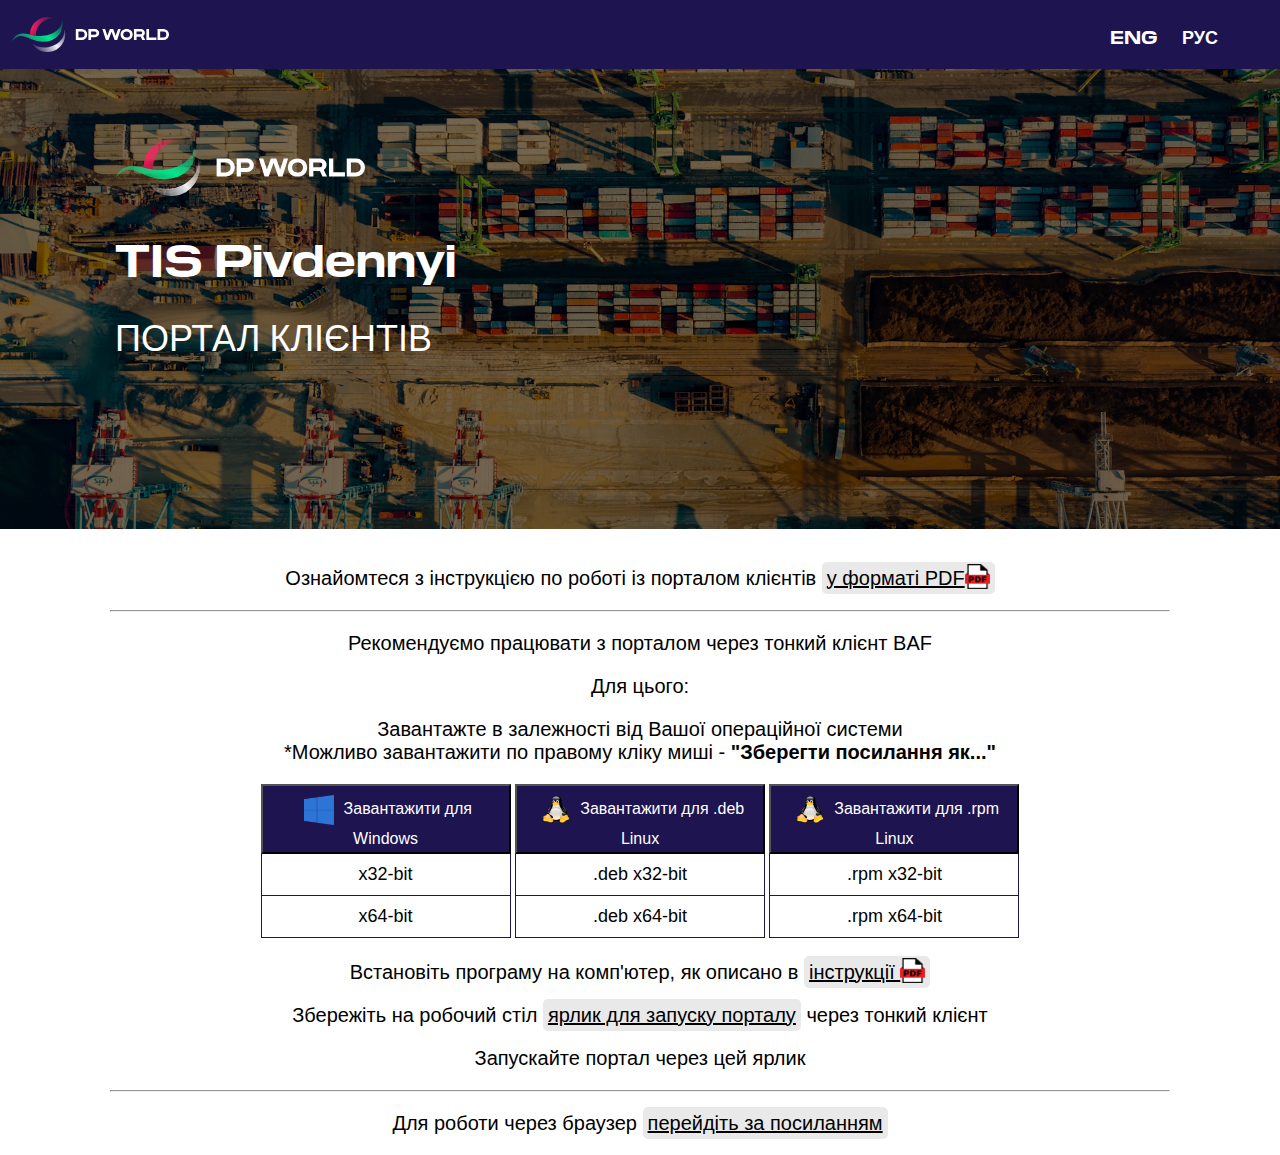
<file: index.html>
<html>
<head>
	<meta charset="utf-8">
	<meta http-equiv=Content-Type content="text/html";>
	<meta http-equiv="Cache-Control" content="no-cache, must-revalidate">
	<link href="https://fonts.googleapis.com/css?family=Roboto:100,300,400,500,700&amp;subset=cyrillic-ext" rel="stylesheet">
	<link href="./styles/style.css" rel="stylesheet">
	<link rel="icon" type="image/x-icon" href="./img/favicon.png">
	<title>TIS Pivdennyi Портал клієнтів</title>
</head>
<body>
	<div class="header">
		<a href="https://www.dpworld.com/uk/ukraine" target="_blank" class="logo-link">
			<img class="logo" src="./img/logo.svg">
		</a>
		<div class="header-right">
			<a href="./en.html">ENG</a>
			<a href="./ru.html">РУС</a>
		</div>
	</div>
	<main class="main">
        <section class="intro" id="top">
            <div class="intro-wrapper">
				<img class="intro_logo" src="./img/logo.svg">
                <h1 class="intro_title">TIS Pivdennyi</h1>
                <p class="intro_subtitle">
                    ПОРТАЛ КЛІЄНТІВ 
                </p>
            </div>
        </section>
	</main>
	<div class="container">
		<div class="wrapper">
		<p>Ознайомтеся з інструкцією по роботі із порталом клієнтів <a class="link pdfLink" href="man/Instruction_portal.pdf">у форматі PDF</a></p>
		<hr>
		<p>Рекомендуємо працювати з порталом через тонкий клієнт BAF</p>
		<p>Для цього:</p>
		<p>Завантажте в залежності від Вашої операційної системи<br>
		*Можливо завантажити по правому кліку миші - <b>"Зберегти посилання як..."</b></p>
			<div class="btn-wrapper">
				<button class="btn">
					<img class="btn-logo" src="./img/windows-logo.png">
					<span>Завантажити для Windows</span>
				</button>
				<div class="dropdown">
					<ul>
						<li><a href="platform/setuptc.zip">x32-bit</b></a></li>
						<li><a href="platform/setuptc64.zip">x64-bit</a></li>
					</ul>
				</div>
			</div>
			<div class="btn-wrapper">
				<button class="btn">
					<img class="btn-logo" src="./img/linux-logo.png">
					<span>Завантажити для .deb Linux</span>
				</button>
				<div class="dropdown">
					<ul>
						<li><a href="platform/thin.client.deb32.tar">.deb x32-bit</a></li>
						<li><a href="platform/thin.client.deb64.tar">.deb x64-bit</a></li>
					</ul>
				</div>
			</div>
			<div class="btn-wrapper">
				<button class="btn">
					<img class="btn-logo" src="./img/linux-logo.png">
					<span>Завантажити для .rpm Linux</span>
				</button>
				<div class="dropdown">
					<ul>
						<li><a href="platform/thin.client.rpm32.tar">.rpm x32-bit</a></li>
						<li><a href="platform/thin.client.rpm64.tar">.rpm x64-bit</a></li>
					</ul>
				</div>
			</div>
			<p>Встановіть програму на комп'ютер, як описано в <a class="link pdfLink" href="man/man-install-portal-ukr.pdf">інструкції </a></p>
			<p>Збережіть на робочий стіл <a class="link" href="platform/Portal.v8i">ярлик для запуску порталу</a> через тонкий клієнт</p>
			<p>Запускайте портал через цей ярлик</p>
			<hr>
			<p>Для роботи через браузер <a class="link" href="portal-klientov/uk_UA/?DisableStartupMessages">перейдіть за посиланням</a></p>
		</div>
	</div>
</div>
</body>
</html>
</file>
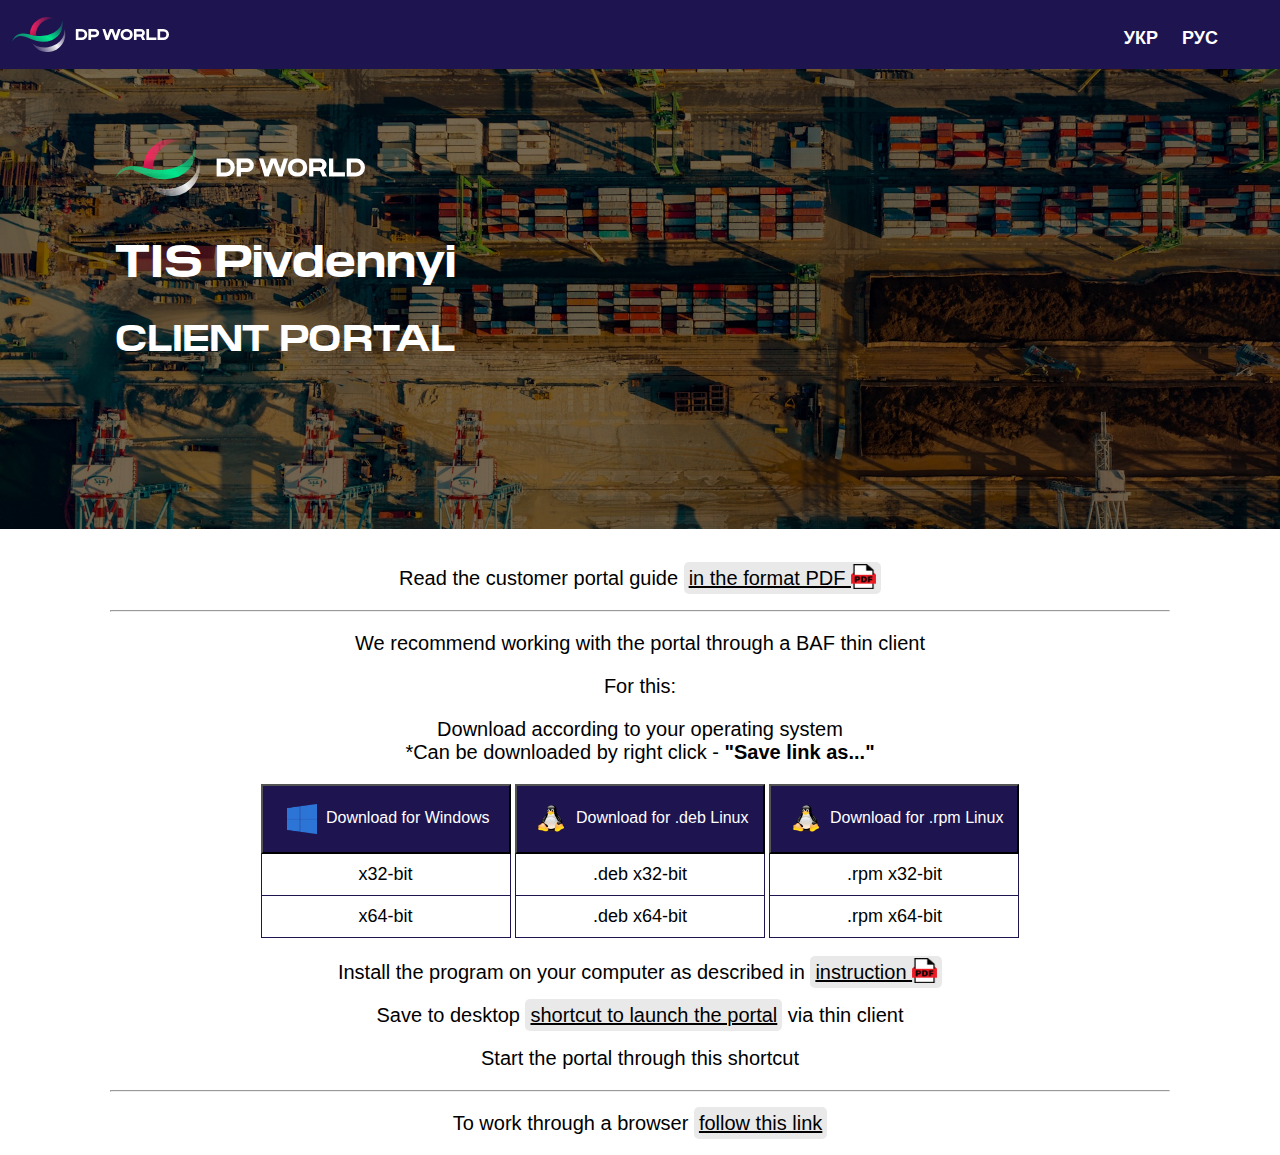
<file: en.html>
<html>
<head>
	<meta charset="utf-8">
	<meta http-equiv=Content-Type content="text/html";>
	<meta http-equiv="Cache-Control" content="no-cache, must-revalidate">
	<link href="https://fonts.googleapis.com/css?family=Roboto:100,300,400,500,700&amp;subset=cyrillic-ext" rel="stylesheet">
	<link href="../styles/style.css" rel="stylesheet">
	<link rel="icon" type="image/x-icon" href="../img/favicon.png">
	<title>TIS Pivdennyi Client portal</title>
</head>
<body>
	<div class="header">
		<a href="https://www.dpworld.com/en/ukraine" target="_blank" class="logo-link">
			<img class="logo" src="../img/logo.svg">
		</a>
		<div class="header-right">
			<a href="./">УКР</a>
			<a href="./ru.html">РУС</a>
		</div>
	</div>
	<main class="main">
        <section class="intro" id="top">
            <div class="intro-wrapper">
				<img class="intro_logo" src="../img/logo.svg">
                <h1 class="intro_title">TIS Pivdennyi</h1>
                <p class="intro_subtitle">
                    CLIENT PORTAL 
                </p>
            </div>
        </section>
	</main>
	<div class="container">
		<div class="wrapper">
		<p>Read the customer portal guide <a class="link pdfLink" href="man/Instruction_portal.pdf">in the format PDF </a></p>
		<hr>
		<p>We recommend working with the portal through a BAF thin client</p>
		<p>For this:</p>
		<p>Download according to your operating system <br>
		*Can be downloaded by right click - <b>"Save link as..."</b></p>
			<div class="btn-wrapper">
				<button class="btn">
					<img class="btn-logo" src="../img/windows-logo.png">
					<span>Download for Windows</span>
				</button>
				<div class="dropdown">
					<ul>
						<li><a href="platform/setuptc.zip">x32-bit</b></a></li>
						<li><a href="platform/setuptc64.zip">x64-bit</a></li>
					</ul>
				</div>
			</div>
			<div class="btn-wrapper">
				<button class="btn">
					<img class="btn-logo" src="../img/linux-logo.png">
					<span>Download for .deb Linux</span>
				</button>
				<div class="dropdown">
					<ul>
						<li><a href="platform/thin.client.deb32.tar">.deb x32-bit</a></li>
						<li><a href="platform/thin.client.deb64.tar">.deb x64-bit</a></li>
					</ul>
				</div>
			</div>
			<div class="btn-wrapper">
				<button class="btn">
					<img class="btn-logo" src="../img/linux-logo.png">
					<span>Download for .rpm Linux</span>
				</button>
				<div class="dropdown">
					<ul>
						<li><a href="platform/thin.client.rpm32.tar">.rpm x32-bit</a></li>
						<li><a href="platform/thin.client.rpm64.tar">.rpm x64-bit</a></li>
					</ul>
				</div>
			</div>
			<p>Install the program on your computer as described in <a class="link pdfLink" href="man/man-install-portal.pdf">instruction </a></p>
			<p>Save to desktop <a class="link" href="platform/Portal.v8i">shortcut to launch the portal</a> via thin client</p>
			<p>Start the portal through this shortcut</p>
			<hr>
			<p>To work through a browser <a class="link" href="portal-klientov/?DisableStartupMessages&l=en&vl=en">follow this link</a></p>
		</div>
	</div>
</div>
</body>
</html>
</file>
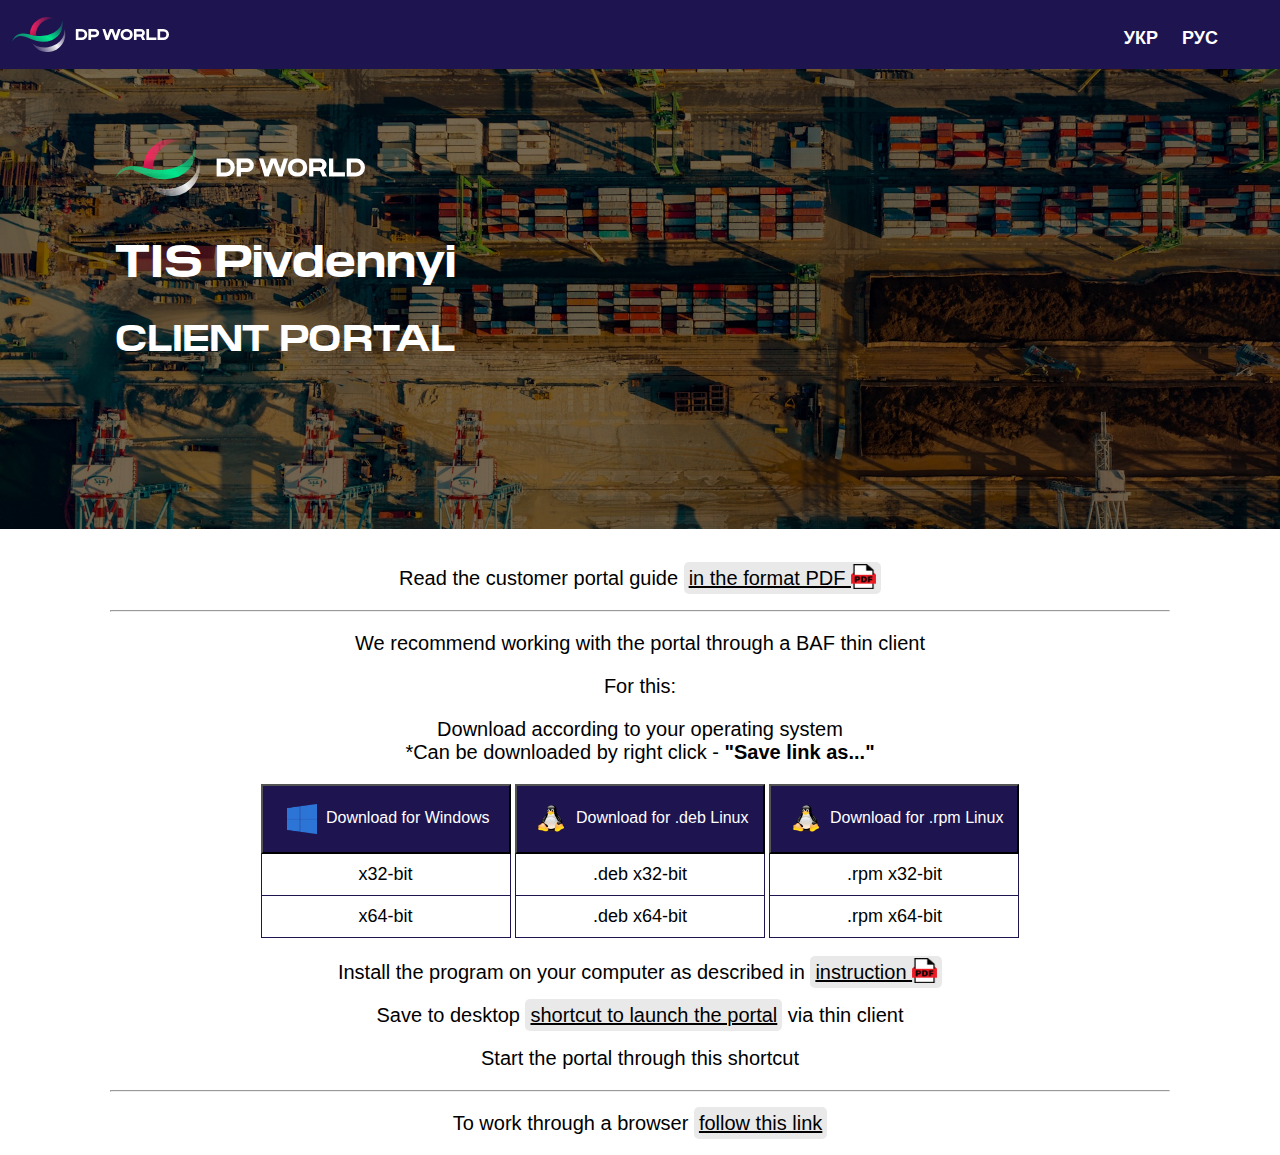
<file: index_en.html>
<html>
<head>
	<meta charset="utf-8">
	<meta http-equiv=Content-Type content="text/html";>
	<meta http-equiv="Cache-Control" content="no-cache, must-revalidate">
	<link href="https://fonts.googleapis.com/css?family=Roboto:100,300,400,500,700&amp;subset=cyrillic-ext" rel="stylesheet">
	<link href="./styles/style.css" rel="stylesheet">
	<link rel="icon" type="image/x-icon" href="./img/favicon.png">
	<title>TIS Pivdennyi Client portal</title>
</head>
<body>
	<div class="header">
		<a href="https://www.dpworld.com/en/ukraine" target="_blank" class="logo-link">
			<img class="logo" src="./img/logo.svg">
		</a>
		<div class="header-right">
			<a href="index.html">УКР</a>
			<a href="index_ru.html">РУС</a>
		</div>
	</div>
	<main class="main">
        <section class="intro" id="top">
            <div class="intro-wrapper">
				<img class="intro_logo" src="./img/logo.svg">
                <h1 class="intro_title">TIS Pivdennyi</h1>
                <p class="intro_subtitle">
                    CLIENT PORTAL 
                </p>
            </div>
        </section>
	</main>
	<div class="container">
		<div class="wrapper">
		<p>Read the customer portal guide <a class="link pdfLink" href="man/Instruction_portal.pdf">in the format PDF </a></p>
		<hr>
		<p>We recommend working with the portal through a BAF thin client</p>
		<p>For this:</p>
		<p>Download according to your operating system <br>
		*Can be downloaded by right click - <b>"Save link as..."</b></p>
			<div class="btn-wrapper">
				<button class="btn">
					<img class="btn-logo" src="./img/windows-logo.png">
					<span>Download for Windows</span>
				</button>
				<div class="dropdown">
					<ul>
						<li><a href="platform/setuptc.zip">x32-bit</b></a></li>
						<li><a href="platform/setuptc64.zip">x64-bit</a></li>
					</ul>
				</div>
			</div>
			<div class="btn-wrapper">
				<button class="btn">
					<img class="btn-logo" src="./img/linux-logo.png">
					<span>Download for .deb Linux</span>
				</button>
				<div class="dropdown">
					<ul>
						<li><a href="platform/thin.client.deb32.tar">.deb x32-bit</a></li>
						<li><a href="platform/thin.client.deb64.tar">.deb x64-bit</a></li>
					</ul>
				</div>
			</div>
			<div class="btn-wrapper">
				<button class="btn">
					<img class="btn-logo" src="./img/linux-logo.png">
					<span>Download for .rpm Linux</span>
				</button>
				<div class="dropdown">
					<ul>
						<li><a href="platform/thin.client.rpm32.tar">.rpm x32-bit</a></li>
						<li><a href="platform/thin.client.rpm64.tar">.rpm x64-bit</a></li>
					</ul>
				</div>
			</div>
			<p>Install the program on your computer as described in <a class="link pdfLink" href="man/man-install-portal.pdf">instruction </a></p>
			<p>Save to desktop <a class="link" href="platform/Portal.v8i">shortcut to launch the portal</a> via thin client</p>
			<p>Start the portal through this shortcut</p>
			<hr>
			<p>To work through a browser <a class="link" href="portal-klientov/?DisableStartupMessages&l=en&vl=en">follow this link</a></p>
		</div>
	</div>
</div>
</body>
</html>
</file>
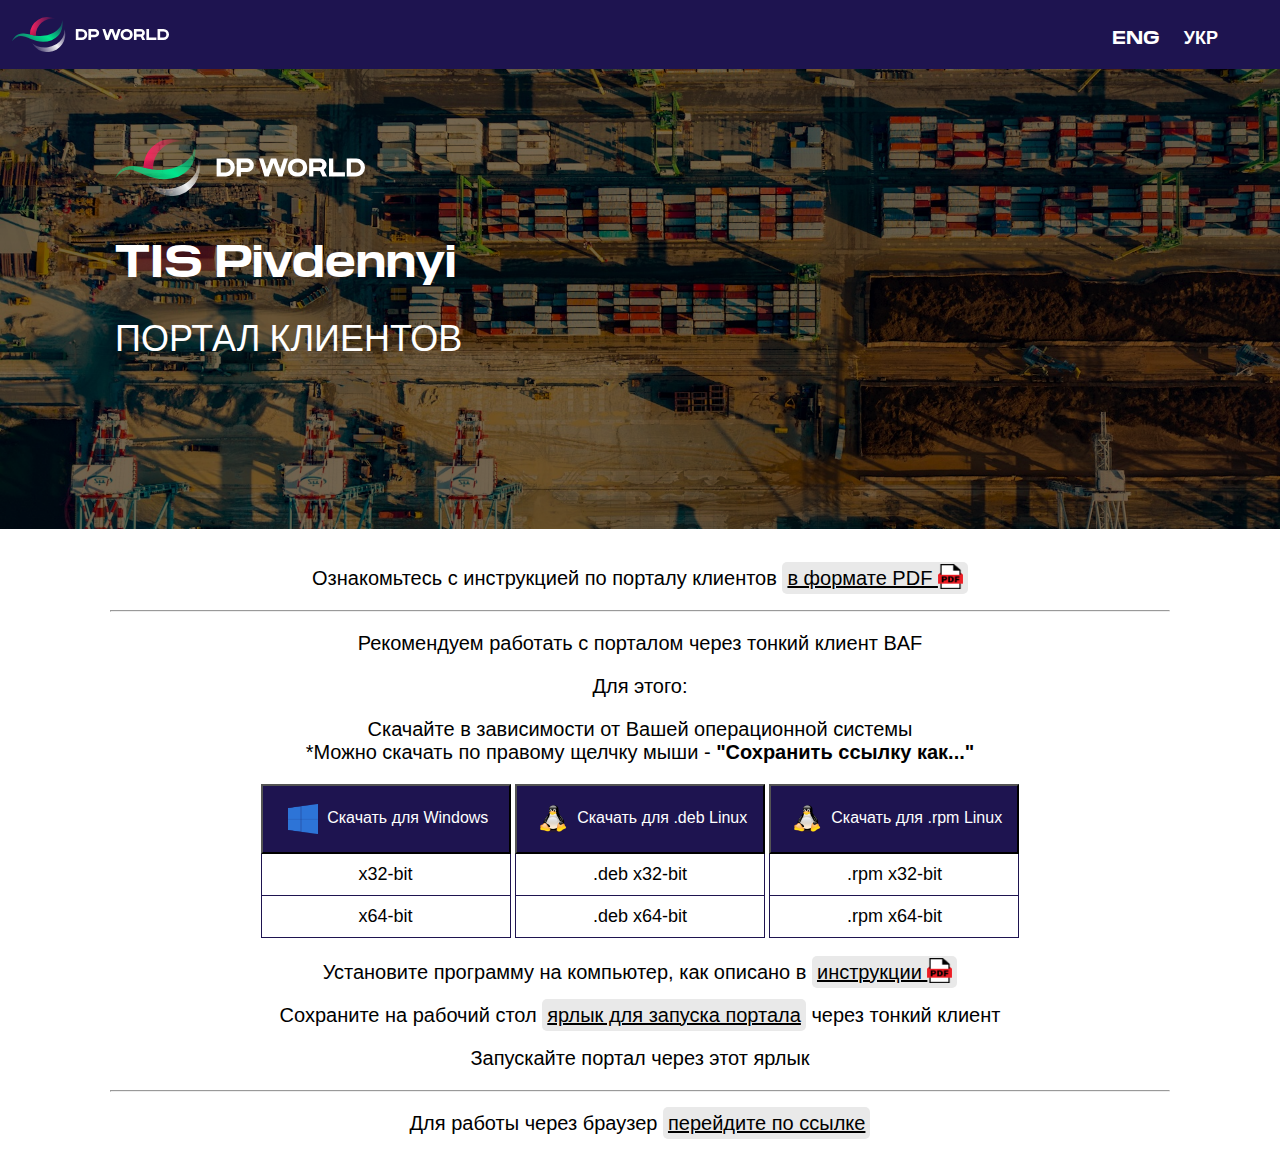
<file: index_ru.html>
<html>
<head>
	<meta charset="utf-8">
	<meta http-equiv=Content-Type content="text/html";>
	<meta http-equiv="Cache-Control" content="no-cache, must-revalidate">
	<link href="https://fonts.googleapis.com/css?family=Roboto:100,300,400,500,700&amp;subset=cyrillic-ext" rel="stylesheet">
	<link href="./styles/style.css" rel="stylesheet">
	<link rel="icon" type="image/x-icon" href="./img/favicon.png">
	<title>TIS Pivdennyi Портал клиентов</title>
</head>
<body>
	<div class="header">
		<a href="https://www.dpworld.com/uk/ukraine" target="_blank" class="logo-link">
			<img class="logo" src="./img/logo.svg">
		</a>
		<div class="header-right">
			<a href="index_en.html">ENG</a>
			<a href="index.html">УКР</a>
		</div>
	</div>
	<main class="main">
        <section class="intro" id="top">
            <div class="intro-wrapper">
				<img class="intro_logo" src="./img/logo.svg">
                <h1 class="intro_title">TIS Pivdennyi</h1>
                <p class="intro_subtitle">
                    ПОРТАЛ КЛИЕНТОВ 
                </p>
            </div>
        </section>
	</main>
	<div class="container">
		<div class="wrapper">
		<p>Ознакомьтесь с инструкцией по порталу клиентов <a class="link pdfLink" href="man/Instruction_portal.pdf">в формате PDF </a></p>
		<hr>
		<p>Рекомендуем работать с порталом через тонкий клиент BAF</p>
		<p>Для этого:</p>
		<p>Скачайте в зависимости от Вашей операционной системы<br>
		*Можно скачать по правому щелчку мыши - <b>"Сохранить ссылку как..."</b></p>
			<div class="btn-wrapper">
				<button class="btn">
					<img class="btn-logo" src="./img/windows-logo.png">
					<span>Скачать для Windows</span>
				</button>
				<div class="dropdown">
					<ul>
						<li><a href="platform/setuptc.zip">x32-bit</b></a></li>
						<li><a href="platform/setuptc64.zip">x64-bit</a></li>
					</ul>
				</div>
			</div>
			<div class="btn-wrapper">
				<button class="btn">
					<img class="btn-logo" src="./img/linux-logo.png">
					<span>Скачать для .deb Linux</span>
				</button>
				<div class="dropdown">
					<ul>
						<li><a href="platform/thin.client.deb32.tar">.deb x32-bit</a></li>
						<li><a href="platform/thin.client.deb64.tar">.deb x64-bit</a></li>
					</ul>
				</div>
			</div>
			<div class="btn-wrapper">
				<button class="btn">
					<img class="btn-logo" src="./img/linux-logo.png">
					<span>Скачать для .rpm Linux</span>
				</button>
				<div class="dropdown">
					<ul>
						<li><a href="platform/thin.client.rpm32.tar">.rpm x32-bit</a></li>
						<li><a href="platform/thin.client.rpm64.tar">.rpm x64-bit</a></li>
					</ul>
				</div>
			</div>
			<p>Установите программу на компьютер, как описано в <a class="link pdfLink" href="man/man-install-portal.pdf">инструкции </a></p>
			<p>Сохраните на рабочий стол <a class="link" href="platform/Portal.v8i">ярлык для запуска портала</a> через тонкий клиент</p>
			<p>Запускайте портал через этот ярлык</p>
			<hr>
			<p>Для работы через браузер <a class="link" href="portal-klientov/ru_RU/?DisableStartupMessages">перейдите по ссылке</a></p>
		</div>
	</div>
</div>
</body>
</html>
</file>
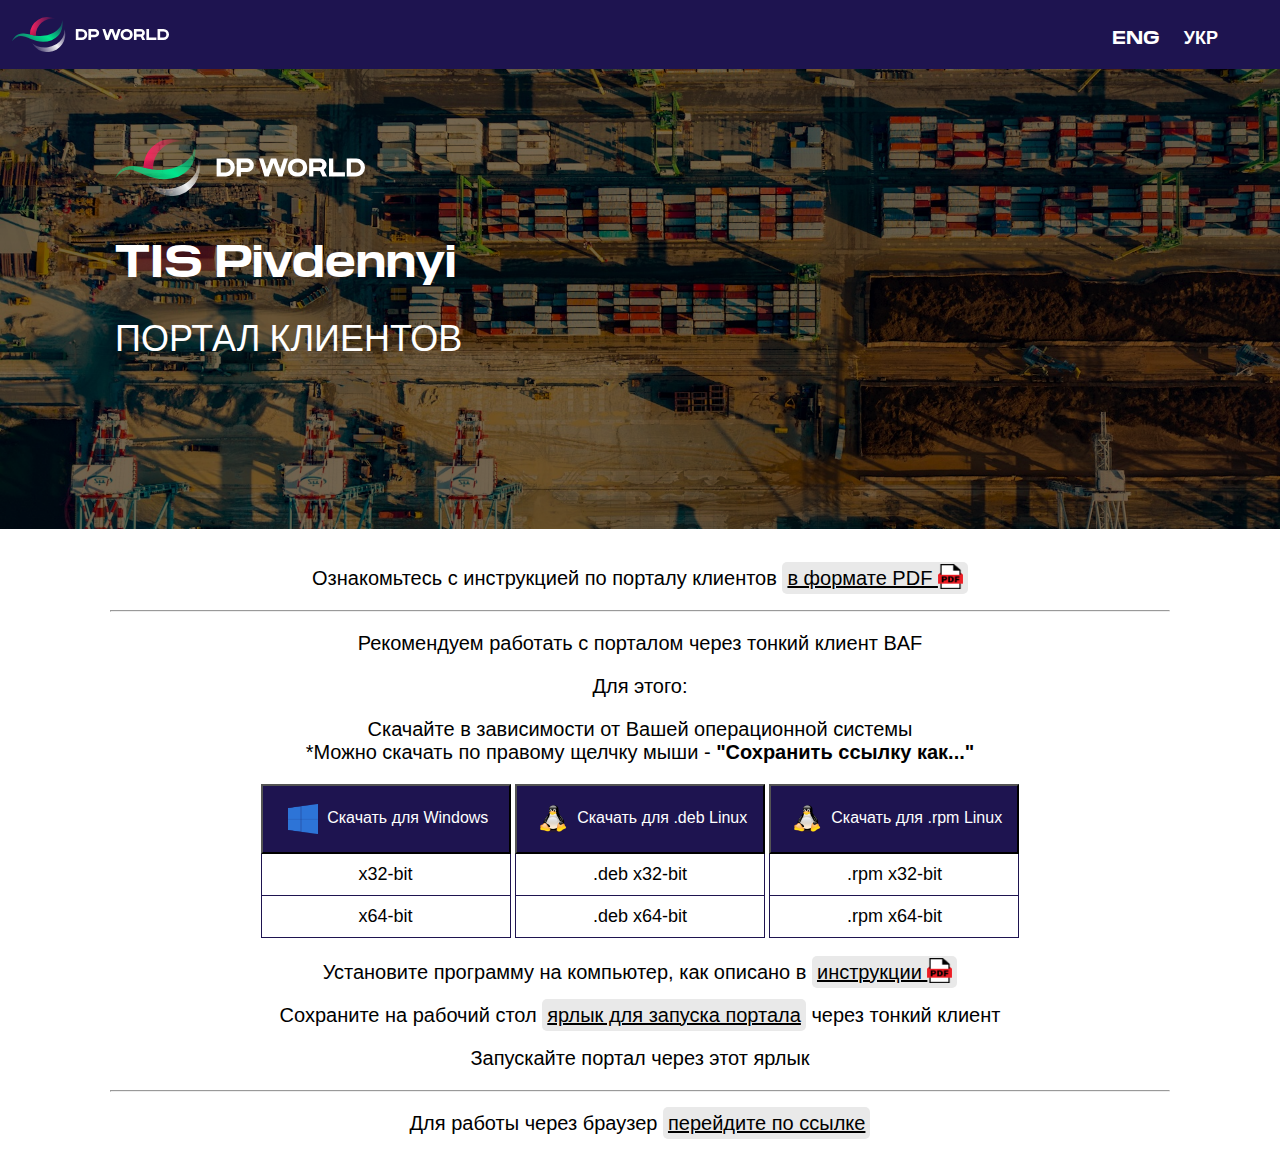
<file: ru.html>
<html>
<head>
	<meta charset="utf-8">
	<meta http-equiv=Content-Type content="text/html";>
	<meta http-equiv="Cache-Control" content="no-cache, must-revalidate">
	<link href="https://fonts.googleapis.com/css?family=Roboto:100,300,400,500,700&amp;subset=cyrillic-ext" rel="stylesheet">
	<link href="../styles/style.css" rel="stylesheet">
	<link rel="icon" type="image/x-icon" href="../img/favicon.png">
	<title>TIS Pivdennyi Портал клиентов</title>
</head>
<body>
	<div class="header">
		<a href="https://www.dpworld.com/uk/ukraine" target="_blank" class="logo-link">
			<img class="logo" src="../img/logo.svg">
		</a>
		<div class="header-right">
			<a href="./en.html">ENG</a>
			<a href="./">УКР</a>
		</div>
	</div>
	<main class="main">
        <section class="intro" id="top">
            <div class="intro-wrapper">
				<img class="intro_logo" src="../img/logo.svg">
                <h1 class="intro_title">TIS Pivdennyi</h1>
                <p class="intro_subtitle">
                    ПОРТАЛ КЛИЕНТОВ 
                </p>
            </div>
        </section>
	</main>
	<div class="container">
		<div class="wrapper">
		<p>Ознакомьтесь с инструкцией по порталу клиентов <a class="link pdfLink" href="man/Instruction_portal.pdf">в формате PDF </a></p>
		<hr>
		<p>Рекомендуем работать с порталом через тонкий клиент BAF</p>
		<p>Для этого:</p>
		<p>Скачайте в зависимости от Вашей операционной системы<br>
		*Можно скачать по правому щелчку мыши - <b>"Сохранить ссылку как..."</b></p>
			<div class="btn-wrapper">
				<button class="btn">
					<img class="btn-logo" src="../img/windows-logo.png">
					<span>Скачать для Windows</span>
				</button>
				<div class="dropdown">
					<ul>
						<li><a href="platform/setuptc.zip">x32-bit</b></a></li>
						<li><a href="platform/setuptc64.zip">x64-bit</a></li>
					</ul>
				</div>
			</div>
			<div class="btn-wrapper">
				<button class="btn">
					<img class="btn-logo" src="../img/linux-logo.png">
					<span>Скачать для .deb Linux</span>
				</button>
				<div class="dropdown">
					<ul>
						<li><a href="platform/thin.client.deb32.tar">.deb x32-bit</a></li>
						<li><a href="platform/thin.client.deb64.tar">.deb x64-bit</a></li>
					</ul>
				</div>
			</div>
			<div class="btn-wrapper">
				<button class="btn">
					<img class="btn-logo" src="../img/linux-logo.png">
					<span>Скачать для .rpm Linux</span>
				</button>
				<div class="dropdown">
					<ul>
						<li><a href="platform/thin.client.rpm32.tar">.rpm x32-bit</a></li>
						<li><a href="platform/thin.client.rpm64.tar">.rpm x64-bit</a></li>
					</ul>
				</div>
			</div>
			<p>Установите программу на компьютер, как описано в <a class="link pdfLink" href="man/man-install-portal.pdf">инструкции </a></p>
			<p>Сохраните на рабочий стол <a class="link" href="platform/Portal.v8i">ярлык для запуска портала</a> через тонкий клиент</p>
			<p>Запускайте портал через этот ярлык</p>
			<hr>
			<p>Для работы через браузер <a class="link" href="portal-klientov/ru_RU/?DisableStartupMessages">перейдите по ссылке</a></p>
		</div>
	</div>
</div>
</body>
</html>
</file>
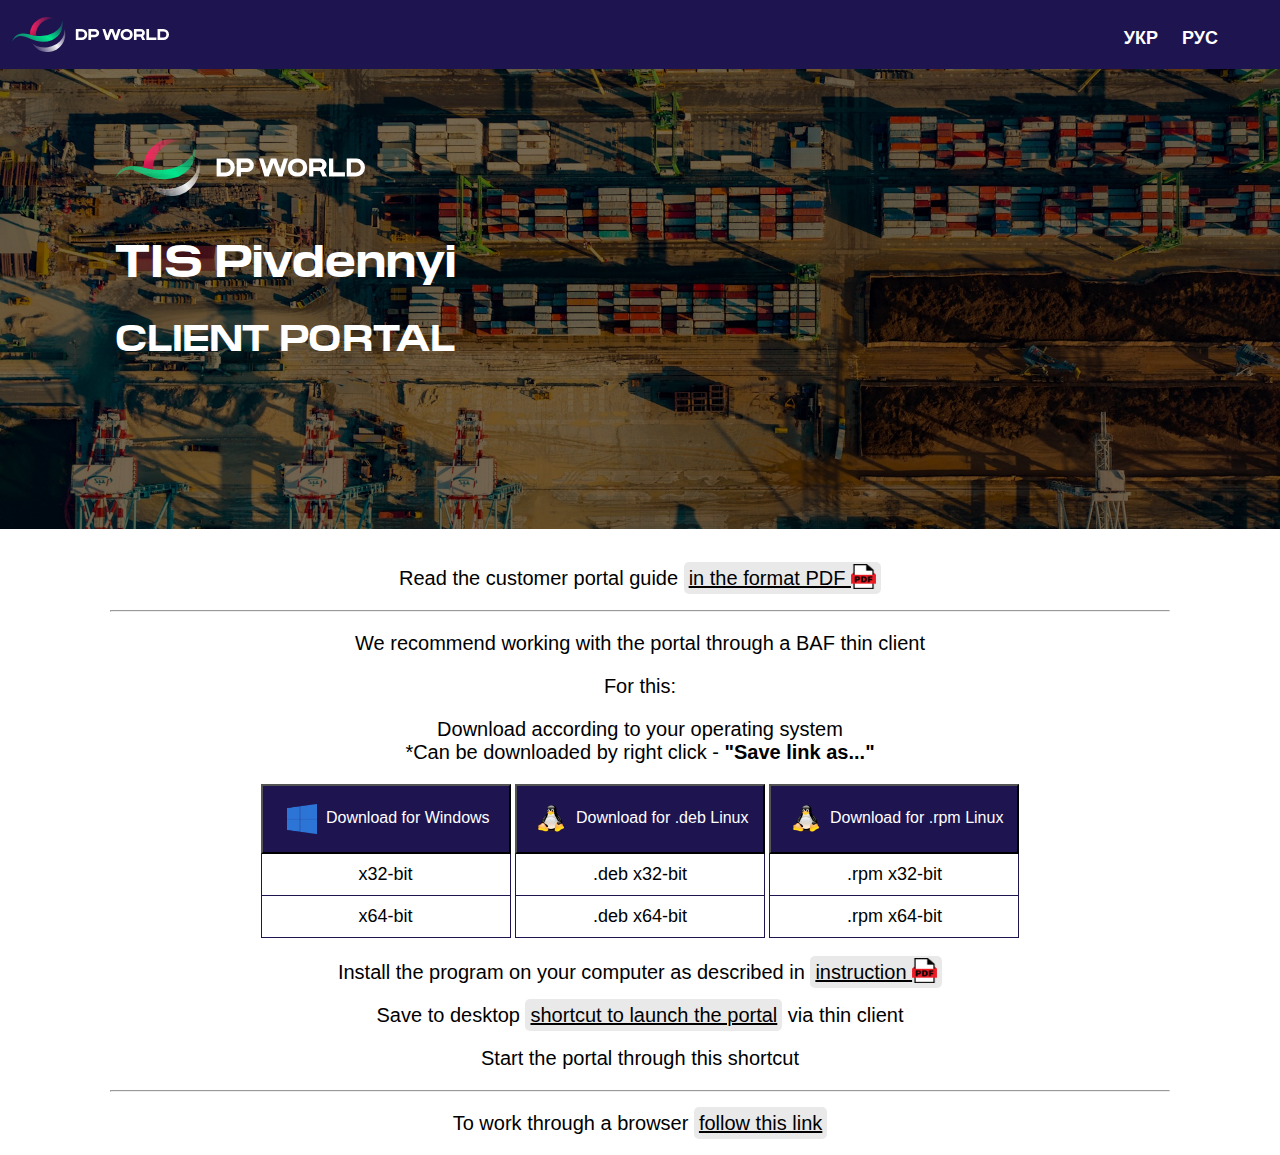
<file: en/index_en.html>
<html>
<head>
	<meta charset="utf-8">
	<meta http-equiv=Content-Type content="text/html";>
	<meta http-equiv="Cache-Control" content="no-cache, must-revalidate">
	<link href="https://fonts.googleapis.com/css?family=Roboto:100,300,400,500,700&amp;subset=cyrillic-ext" rel="stylesheet">
	<link href="../styles/style.css" rel="stylesheet">
	<link rel="icon" type="image/x-icon" href="../img/favicon.png">
	<title>TIS Pivdennyi Client portal</title>
</head>
<body>
	<div class="header">
		<a href="https://www.dpworld.com/en/ukraine" target="_blank" class="logo-link">
			<img class="logo" src="../img/logo.svg">
		</a>
		<div class="header-right">
			<a href="/">УКР</a>
			<a href="/ru">РУС</a>
		</div>
	</div>
	<main class="main">
        <section class="intro" id="top">
            <div class="intro-wrapper">
				<img class="intro_logo" src="../img/logo.svg">
                <h1 class="intro_title">TIS Pivdennyi</h1>
                <p class="intro_subtitle">
                    CLIENT PORTAL 
                </p>
            </div>
        </section>
	</main>
	<div class="container">
		<div class="wrapper">
		<p>Read the customer portal guide <a class="link pdfLink" href="man/Instruction_portal.pdf">in the format PDF </a></p>
		<hr>
		<p>We recommend working with the portal through a BAF thin client</p>
		<p>For this:</p>
		<p>Download according to your operating system <br>
		*Can be downloaded by right click - <b>"Save link as..."</b></p>
			<div class="btn-wrapper">
				<button class="btn">
					<img class="btn-logo" src="../img/windows-logo.png">
					<span>Download for Windows</span>
				</button>
				<div class="dropdown">
					<ul>
						<li><a href="platform/setuptc.zip">x32-bit</b></a></li>
						<li><a href="platform/setuptc64.zip">x64-bit</a></li>
					</ul>
				</div>
			</div>
			<div class="btn-wrapper">
				<button class="btn">
					<img class="btn-logo" src="../img/linux-logo.png">
					<span>Download for .deb Linux</span>
				</button>
				<div class="dropdown">
					<ul>
						<li><a href="platform/thin.client.deb32.tar">.deb x32-bit</a></li>
						<li><a href="platform/thin.client.deb64.tar">.deb x64-bit</a></li>
					</ul>
				</div>
			</div>
			<div class="btn-wrapper">
				<button class="btn">
					<img class="btn-logo" src="../img/linux-logo.png">
					<span>Download for .rpm Linux</span>
				</button>
				<div class="dropdown">
					<ul>
						<li><a href="platform/thin.client.rpm32.tar">.rpm x32-bit</a></li>
						<li><a href="platform/thin.client.rpm64.tar">.rpm x64-bit</a></li>
					</ul>
				</div>
			</div>
			<p>Install the program on your computer as described in <a class="link pdfLink" href="man/man-install-portal.pdf">instruction </a></p>
			<p>Save to desktop <a class="link" href="platform/Portal.v8i">shortcut to launch the portal</a> via thin client</p>
			<p>Start the portal through this shortcut</p>
			<hr>
			<p>To work through a browser <a class="link" href="portal-klientov/?DisableStartupMessages&l=en&vl=en">follow this link</a></p>
		</div>
	</div>
</div>
</body>
</html>
</file>
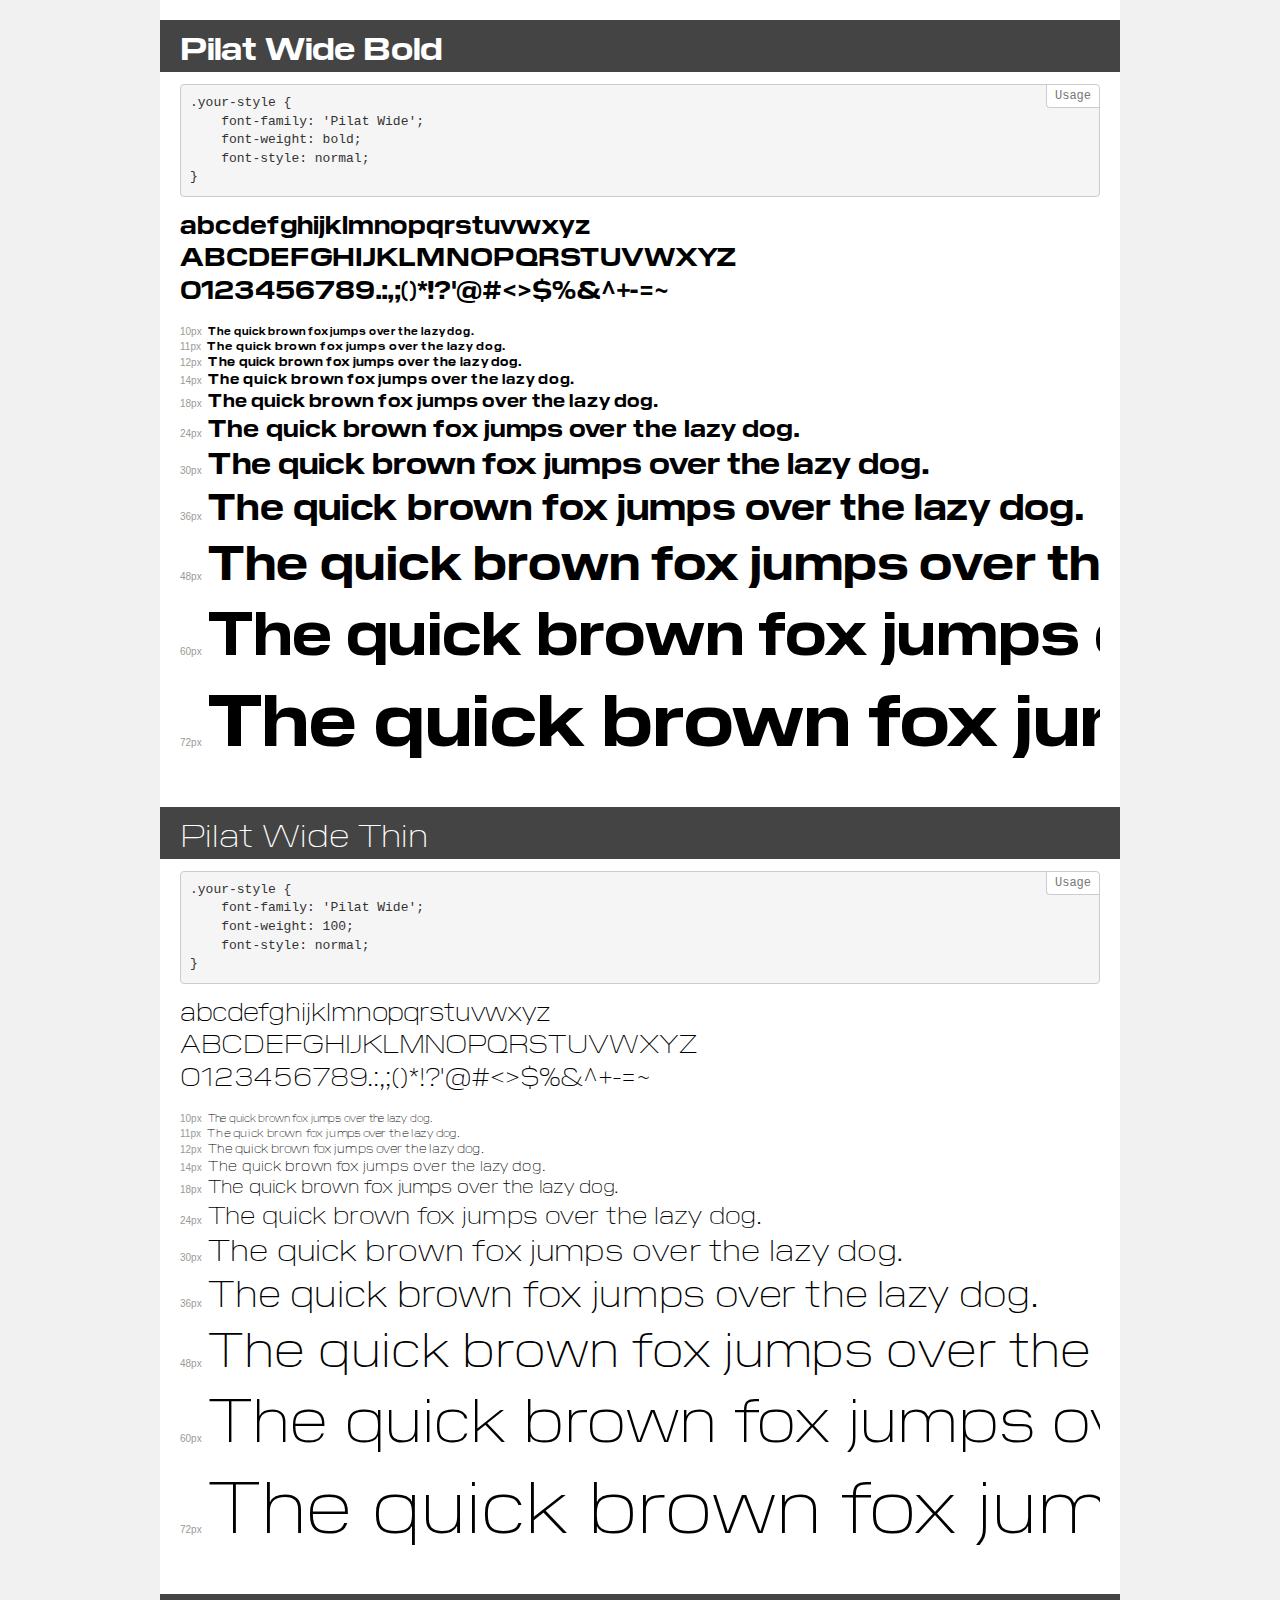
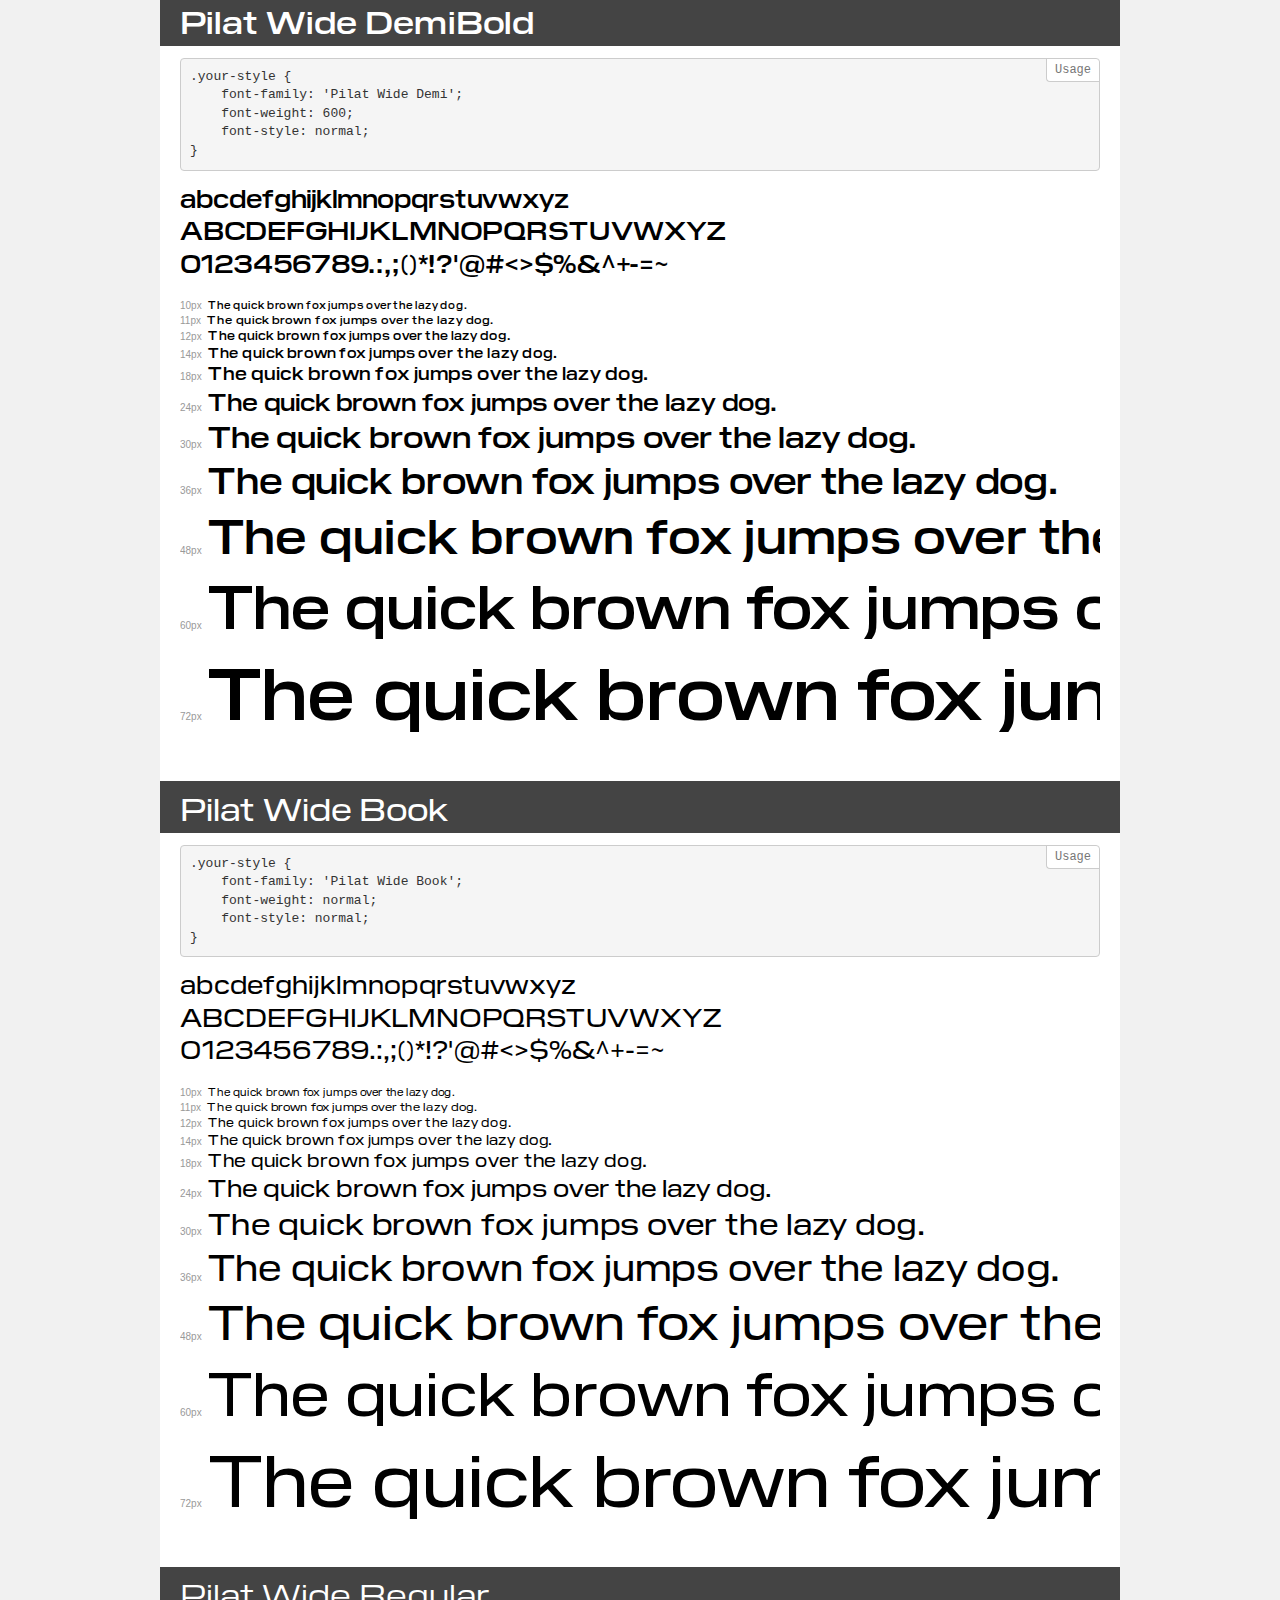
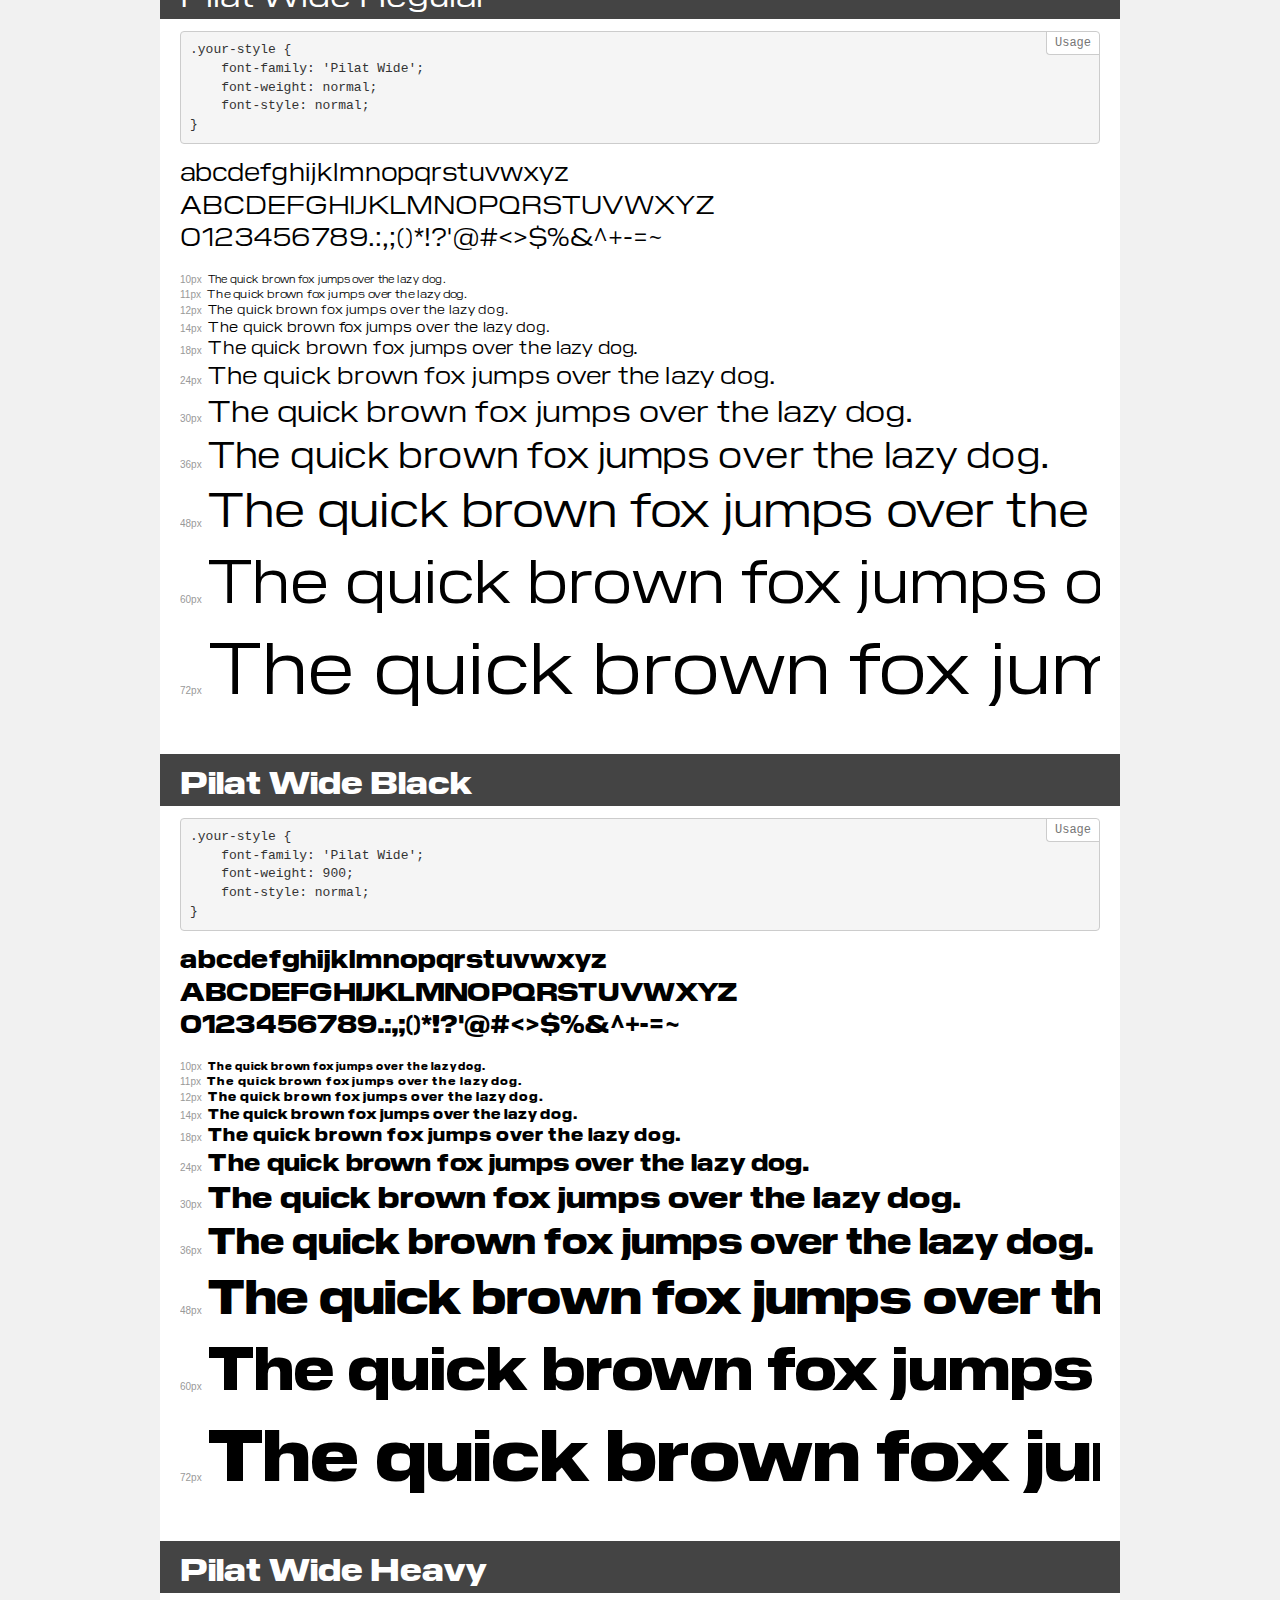
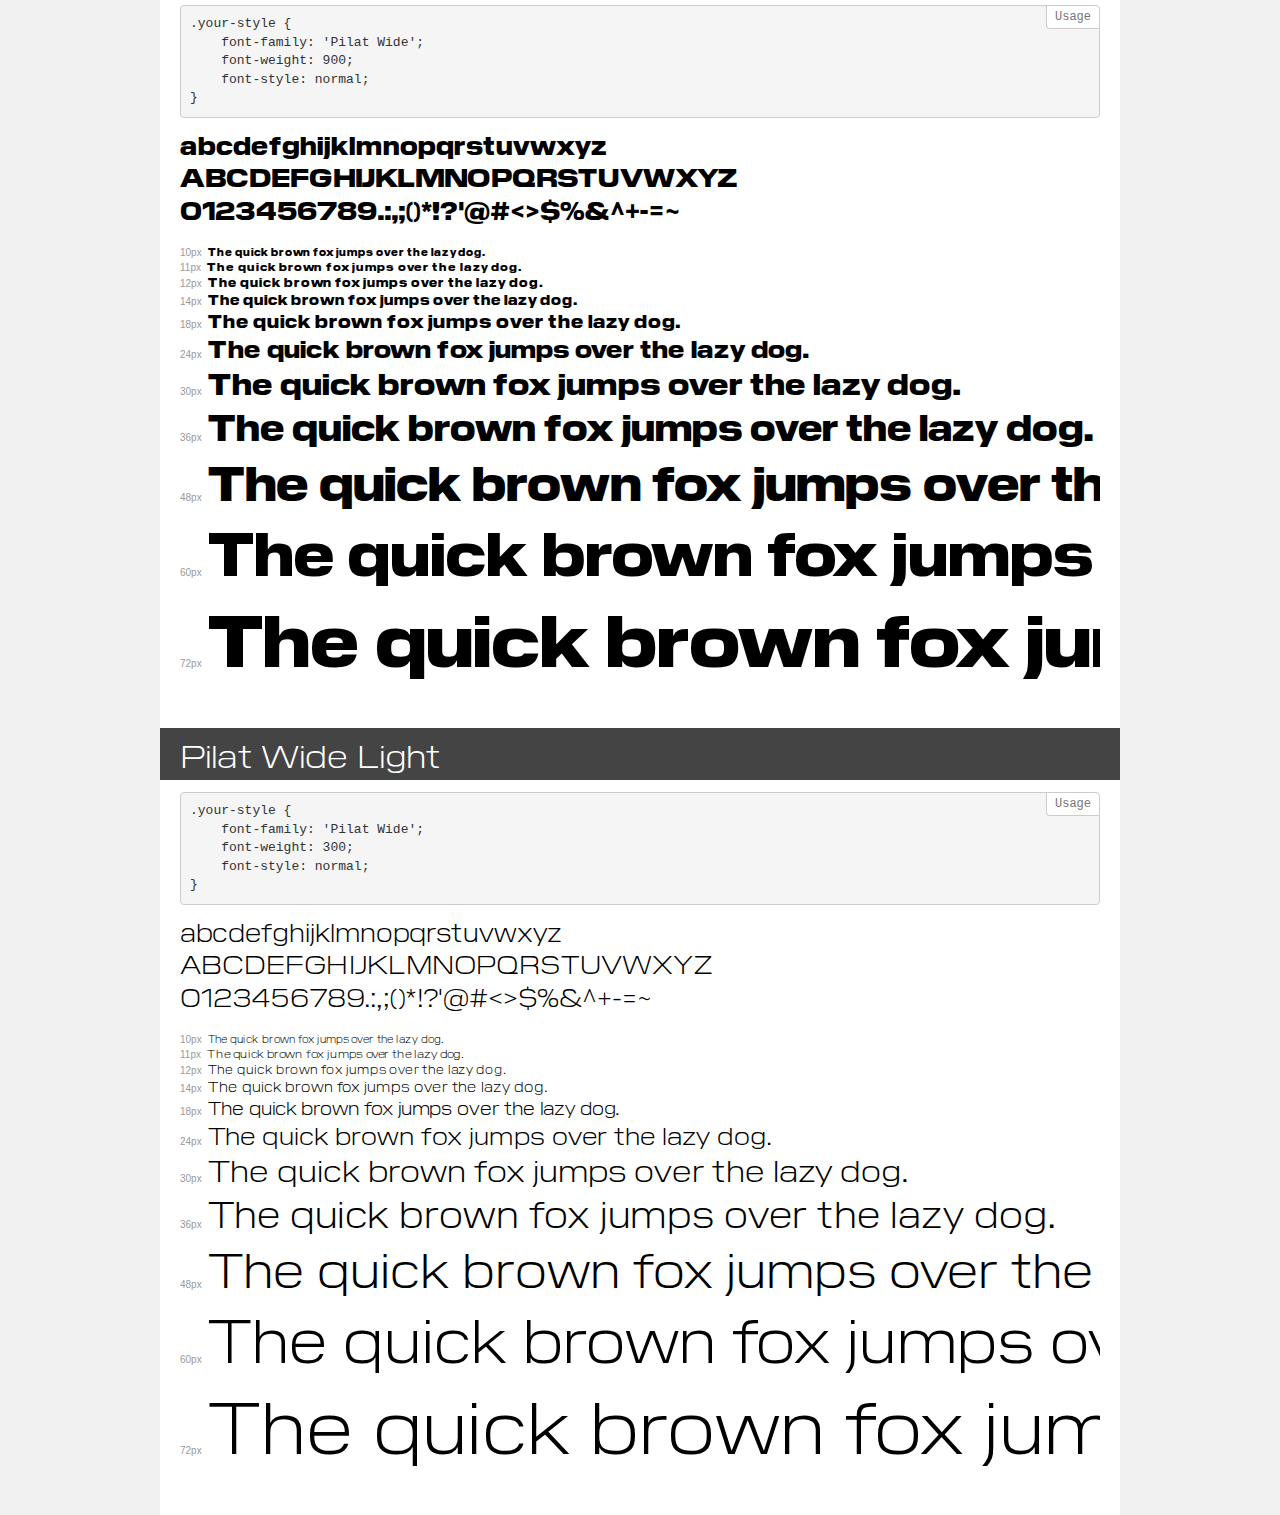
<file: font/demo.html>
<!DOCTYPE html>
<html>
<head>
    <meta charset="utf-8">
    <meta http-equiv="X-UA-Compatible" content="IE=edge">
    <meta name="viewport" content="width=device-width, initial-scale=1">
    <meta name="robots" content="noindex, noarchive">
    <meta name="format-detection" content="telephone=no">
    <title>Transfonter demo</title>
    <link href="stylesheet.css" rel="stylesheet">
    <style>
        /*
        http://meyerweb.com/eric/tools/css/reset/
        v2.0 | 20110126
        License: none (public domain)
        */
        html, body, div, span, applet, object, iframe,
        h1, h2, h3, h4, h5, h6, p, blockquote, pre,
        a, abbr, acronym, address, big, cite, code,
        del, dfn, em, img, ins, kbd, q, s, samp,
        small, strike, strong, sub, sup, tt, var,
        b, u, i, center,
        dl, dt, dd, ol, ul, li,
        fieldset, form, label, legend,
        table, caption, tbody, tfoot, thead, tr, th, td,
        article, aside, canvas, details, embed,
        figure, figcaption, footer, header, hgroup,
        menu, nav, output, ruby, section, summary,
        time, mark, audio, video {
            margin: 0;
            padding: 0;
            border: 0;
            font-size: 100%;
            font: inherit;
            vertical-align: baseline;
        }
        /* HTML5 display-role reset for older browsers */
        article, aside, details, figcaption, figure,
        footer, header, hgroup, menu, nav, section {
            display: block;
        }
        body {
            line-height: 1;
        }
        ol, ul {
            list-style: none;
        }
        blockquote, q {
            quotes: none;
        }
        blockquote:before, blockquote:after,
        q:before, q:after {
            content: '';
            content: none;
        }
        table {
            border-collapse: collapse;
            border-spacing: 0;
        }
        /* common styles */
        body {
            background: #f1f1f1;
            color: #000;
        }
        .page {
            background: #fff;
            width: 920px;
            margin: 0 auto;
            padding: 20px 20px 0 20px;
            overflow: hidden;
        }
        .font-container {
            overflow-x: auto;
            overflow-y: hidden;
            margin-bottom: 40px;
            line-height: 1.3;
            white-space: nowrap;
            padding-bottom: 5px;
        }
        h1 {
            position: relative;
            background: #444;
            font-size: 32px;
            color: #fff;
            padding: 10px 20px;
            margin: 0 -20px 12px -20px;
        }
        .letters {
            font-size: 25px;
            margin-bottom: 20px;
        }
        .s10:before {
            content: '10px';
        }
        .s11:before {
            content: '11px';
        }
        .s12:before {
            content: '12px';
        }
        .s14:before {
            content: '14px';
        }
        .s18:before {
            content: '18px';
        }
        .s24:before {
            content: '24px';
        }
        .s30:before {
            content: '30px';
        }
        .s36:before {
            content: '36px';
        }
        .s48:before {
            content: '48px';
        }
        .s60:before {
            content: '60px';
        }
        .s72:before {
            content: '72px';
        }
        .s10:before, .s11:before, .s12:before, .s14:before,
        .s18:before, .s24:before, .s30:before, .s36:before,
        .s48:before, .s60:before, .s72:before {
            font-family: Arial, sans-serif;
            font-size: 10px;
            font-weight: normal;
            font-style: normal;
            color: #999;
            padding-right: 6px;
        }
        pre {
            display: block;
            position: relative;
            padding: 9px;
            margin: 0 0 10px;
            font-family: Monaco, Menlo, Consolas, "Courier New", monospace !important;
            font-size: 13px;
            line-height: 1.428571429;
            color: #333;
            font-weight: normal !important;
            font-style: normal !important;
            background-color: #f5f5f5;
            border: 1px solid #ccc;
            overflow-x: auto;
            border-radius: 4px;
        }
        pre:after {
            display: block;
            position: absolute;
            right: 0;
            top: 0;
            content: 'Usage';
            line-height: 1;
            padding: 5px 8px;
            font-size: 12px;
            color: #767676;
            background-color: #fff;
            border: 1px solid #ccc;
            border-right: none;
            border-top: none;
            border-radius: 0 4px 0 4px;
            z-index: 10;
        }
        /* responsive */
        @media (max-width: 959px) {
            .page {
                width: auto;
                margin: 0;
            }
        }
    </style>
</head>
<body>
<div class="page">
    <div class="demo" style="font-family: 'Pilat Wide'; font-weight: bold; font-style: normal;">
        <h1>Pilat Wide Bold</h1>
        <pre>.your-style {
    font-family: 'Pilat Wide';
    font-weight: bold;
    font-style: normal;
}</pre>
        <div class="font-container">
            <p class="letters">
                abcdefghijklmnopqrstuvwxyz<br>
ABCDEFGHIJKLMNOPQRSTUVWXYZ<br>
                0123456789.:,;()*!?'@#<>$%&^+-=~
            </p>
            <p class="s10" style="font-size: 10px;">The quick brown fox jumps over the lazy dog.</p>
            <p class="s11" style="font-size: 11px;">The quick brown fox jumps over the lazy dog.</p>
            <p class="s12" style="font-size: 12px;">The quick brown fox jumps over the lazy dog.</p>
            <p class="s14" style="font-size: 14px;">The quick brown fox jumps over the lazy dog.</p>
            <p class="s18" style="font-size: 18px;">The quick brown fox jumps over the lazy dog.</p>
            <p class="s24" style="font-size: 24px;">The quick brown fox jumps over the lazy dog.</p>
            <p class="s30" style="font-size: 30px;">The quick brown fox jumps over the lazy dog.</p>
            <p class="s36" style="font-size: 36px;">The quick brown fox jumps over the lazy dog.</p>
            <p class="s48" style="font-size: 48px;">The quick brown fox jumps over the lazy dog.</p>
            <p class="s60" style="font-size: 60px;">The quick brown fox jumps over the lazy dog.</p>
            <p class="s72" style="font-size: 72px;">The quick brown fox jumps over the lazy dog.</p>
        </div>
    </div>
    <div class="demo" style="font-family: 'Pilat Wide'; font-weight: 100; font-style: normal;">
        <h1>Pilat Wide Thin</h1>
        <pre>.your-style {
    font-family: 'Pilat Wide';
    font-weight: 100;
    font-style: normal;
}</pre>
        <div class="font-container">
            <p class="letters">
                abcdefghijklmnopqrstuvwxyz<br>
ABCDEFGHIJKLMNOPQRSTUVWXYZ<br>
                0123456789.:,;()*!?'@#<>$%&^+-=~
            </p>
            <p class="s10" style="font-size: 10px;">The quick brown fox jumps over the lazy dog.</p>
            <p class="s11" style="font-size: 11px;">The quick brown fox jumps over the lazy dog.</p>
            <p class="s12" style="font-size: 12px;">The quick brown fox jumps over the lazy dog.</p>
            <p class="s14" style="font-size: 14px;">The quick brown fox jumps over the lazy dog.</p>
            <p class="s18" style="font-size: 18px;">The quick brown fox jumps over the lazy dog.</p>
            <p class="s24" style="font-size: 24px;">The quick brown fox jumps over the lazy dog.</p>
            <p class="s30" style="font-size: 30px;">The quick brown fox jumps over the lazy dog.</p>
            <p class="s36" style="font-size: 36px;">The quick brown fox jumps over the lazy dog.</p>
            <p class="s48" style="font-size: 48px;">The quick brown fox jumps over the lazy dog.</p>
            <p class="s60" style="font-size: 60px;">The quick brown fox jumps over the lazy dog.</p>
            <p class="s72" style="font-size: 72px;">The quick brown fox jumps over the lazy dog.</p>
        </div>
    </div>
    <div class="demo" style="font-family: 'Pilat Wide Demi'; font-weight: 600; font-style: normal;">
        <h1>Pilat Wide DemiBold</h1>
        <pre>.your-style {
    font-family: 'Pilat Wide Demi';
    font-weight: 600;
    font-style: normal;
}</pre>
        <div class="font-container">
            <p class="letters">
                abcdefghijklmnopqrstuvwxyz<br>
ABCDEFGHIJKLMNOPQRSTUVWXYZ<br>
                0123456789.:,;()*!?'@#<>$%&^+-=~
            </p>
            <p class="s10" style="font-size: 10px;">The quick brown fox jumps over the lazy dog.</p>
            <p class="s11" style="font-size: 11px;">The quick brown fox jumps over the lazy dog.</p>
            <p class="s12" style="font-size: 12px;">The quick brown fox jumps over the lazy dog.</p>
            <p class="s14" style="font-size: 14px;">The quick brown fox jumps over the lazy dog.</p>
            <p class="s18" style="font-size: 18px;">The quick brown fox jumps over the lazy dog.</p>
            <p class="s24" style="font-size: 24px;">The quick brown fox jumps over the lazy dog.</p>
            <p class="s30" style="font-size: 30px;">The quick brown fox jumps over the lazy dog.</p>
            <p class="s36" style="font-size: 36px;">The quick brown fox jumps over the lazy dog.</p>
            <p class="s48" style="font-size: 48px;">The quick brown fox jumps over the lazy dog.</p>
            <p class="s60" style="font-size: 60px;">The quick brown fox jumps over the lazy dog.</p>
            <p class="s72" style="font-size: 72px;">The quick brown fox jumps over the lazy dog.</p>
        </div>
    </div>
    <div class="demo" style="font-family: 'Pilat Wide Book'; font-weight: normal; font-style: normal;">
        <h1>Pilat Wide Book</h1>
        <pre>.your-style {
    font-family: 'Pilat Wide Book';
    font-weight: normal;
    font-style: normal;
}</pre>
        <div class="font-container">
            <p class="letters">
                abcdefghijklmnopqrstuvwxyz<br>
ABCDEFGHIJKLMNOPQRSTUVWXYZ<br>
                0123456789.:,;()*!?'@#<>$%&^+-=~
            </p>
            <p class="s10" style="font-size: 10px;">The quick brown fox jumps over the lazy dog.</p>
            <p class="s11" style="font-size: 11px;">The quick brown fox jumps over the lazy dog.</p>
            <p class="s12" style="font-size: 12px;">The quick brown fox jumps over the lazy dog.</p>
            <p class="s14" style="font-size: 14px;">The quick brown fox jumps over the lazy dog.</p>
            <p class="s18" style="font-size: 18px;">The quick brown fox jumps over the lazy dog.</p>
            <p class="s24" style="font-size: 24px;">The quick brown fox jumps over the lazy dog.</p>
            <p class="s30" style="font-size: 30px;">The quick brown fox jumps over the lazy dog.</p>
            <p class="s36" style="font-size: 36px;">The quick brown fox jumps over the lazy dog.</p>
            <p class="s48" style="font-size: 48px;">The quick brown fox jumps over the lazy dog.</p>
            <p class="s60" style="font-size: 60px;">The quick brown fox jumps over the lazy dog.</p>
            <p class="s72" style="font-size: 72px;">The quick brown fox jumps over the lazy dog.</p>
        </div>
    </div>
    <div class="demo" style="font-family: 'Pilat Wide'; font-weight: normal; font-style: normal;">
        <h1>Pilat Wide Regular</h1>
        <pre>.your-style {
    font-family: 'Pilat Wide';
    font-weight: normal;
    font-style: normal;
}</pre>
        <div class="font-container">
            <p class="letters">
                abcdefghijklmnopqrstuvwxyz<br>
ABCDEFGHIJKLMNOPQRSTUVWXYZ<br>
                0123456789.:,;()*!?'@#<>$%&^+-=~
            </p>
            <p class="s10" style="font-size: 10px;">The quick brown fox jumps over the lazy dog.</p>
            <p class="s11" style="font-size: 11px;">The quick brown fox jumps over the lazy dog.</p>
            <p class="s12" style="font-size: 12px;">The quick brown fox jumps over the lazy dog.</p>
            <p class="s14" style="font-size: 14px;">The quick brown fox jumps over the lazy dog.</p>
            <p class="s18" style="font-size: 18px;">The quick brown fox jumps over the lazy dog.</p>
            <p class="s24" style="font-size: 24px;">The quick brown fox jumps over the lazy dog.</p>
            <p class="s30" style="font-size: 30px;">The quick brown fox jumps over the lazy dog.</p>
            <p class="s36" style="font-size: 36px;">The quick brown fox jumps over the lazy dog.</p>
            <p class="s48" style="font-size: 48px;">The quick brown fox jumps over the lazy dog.</p>
            <p class="s60" style="font-size: 60px;">The quick brown fox jumps over the lazy dog.</p>
            <p class="s72" style="font-size: 72px;">The quick brown fox jumps over the lazy dog.</p>
        </div>
    </div>
    <div class="demo" style="font-family: 'Pilat Wide'; font-weight: 900; font-style: normal;">
        <h1>Pilat Wide Black</h1>
        <pre>.your-style {
    font-family: 'Pilat Wide';
    font-weight: 900;
    font-style: normal;
}</pre>
        <div class="font-container">
            <p class="letters">
                abcdefghijklmnopqrstuvwxyz<br>
ABCDEFGHIJKLMNOPQRSTUVWXYZ<br>
                0123456789.:,;()*!?'@#<>$%&^+-=~
            </p>
            <p class="s10" style="font-size: 10px;">The quick brown fox jumps over the lazy dog.</p>
            <p class="s11" style="font-size: 11px;">The quick brown fox jumps over the lazy dog.</p>
            <p class="s12" style="font-size: 12px;">The quick brown fox jumps over the lazy dog.</p>
            <p class="s14" style="font-size: 14px;">The quick brown fox jumps over the lazy dog.</p>
            <p class="s18" style="font-size: 18px;">The quick brown fox jumps over the lazy dog.</p>
            <p class="s24" style="font-size: 24px;">The quick brown fox jumps over the lazy dog.</p>
            <p class="s30" style="font-size: 30px;">The quick brown fox jumps over the lazy dog.</p>
            <p class="s36" style="font-size: 36px;">The quick brown fox jumps over the lazy dog.</p>
            <p class="s48" style="font-size: 48px;">The quick brown fox jumps over the lazy dog.</p>
            <p class="s60" style="font-size: 60px;">The quick brown fox jumps over the lazy dog.</p>
            <p class="s72" style="font-size: 72px;">The quick brown fox jumps over the lazy dog.</p>
        </div>
    </div>
    <div class="demo" style="font-family: 'Pilat Wide'; font-weight: 900; font-style: normal;">
        <h1>Pilat Wide Heavy</h1>
        <pre>.your-style {
    font-family: 'Pilat Wide';
    font-weight: 900;
    font-style: normal;
}</pre>
        <div class="font-container">
            <p class="letters">
                abcdefghijklmnopqrstuvwxyz<br>
ABCDEFGHIJKLMNOPQRSTUVWXYZ<br>
                0123456789.:,;()*!?'@#<>$%&^+-=~
            </p>
            <p class="s10" style="font-size: 10px;">The quick brown fox jumps over the lazy dog.</p>
            <p class="s11" style="font-size: 11px;">The quick brown fox jumps over the lazy dog.</p>
            <p class="s12" style="font-size: 12px;">The quick brown fox jumps over the lazy dog.</p>
            <p class="s14" style="font-size: 14px;">The quick brown fox jumps over the lazy dog.</p>
            <p class="s18" style="font-size: 18px;">The quick brown fox jumps over the lazy dog.</p>
            <p class="s24" style="font-size: 24px;">The quick brown fox jumps over the lazy dog.</p>
            <p class="s30" style="font-size: 30px;">The quick brown fox jumps over the lazy dog.</p>
            <p class="s36" style="font-size: 36px;">The quick brown fox jumps over the lazy dog.</p>
            <p class="s48" style="font-size: 48px;">The quick brown fox jumps over the lazy dog.</p>
            <p class="s60" style="font-size: 60px;">The quick brown fox jumps over the lazy dog.</p>
            <p class="s72" style="font-size: 72px;">The quick brown fox jumps over the lazy dog.</p>
        </div>
    </div>
    <div class="demo" style="font-family: 'Pilat Wide'; font-weight: 300; font-style: normal;">
        <h1>Pilat Wide Light</h1>
        <pre>.your-style {
    font-family: 'Pilat Wide';
    font-weight: 300;
    font-style: normal;
}</pre>
        <div class="font-container">
            <p class="letters">
                abcdefghijklmnopqrstuvwxyz<br>
ABCDEFGHIJKLMNOPQRSTUVWXYZ<br>
                0123456789.:,;()*!?'@#<>$%&^+-=~
            </p>
            <p class="s10" style="font-size: 10px;">The quick brown fox jumps over the lazy dog.</p>
            <p class="s11" style="font-size: 11px;">The quick brown fox jumps over the lazy dog.</p>
            <p class="s12" style="font-size: 12px;">The quick brown fox jumps over the lazy dog.</p>
            <p class="s14" style="font-size: 14px;">The quick brown fox jumps over the lazy dog.</p>
            <p class="s18" style="font-size: 18px;">The quick brown fox jumps over the lazy dog.</p>
            <p class="s24" style="font-size: 24px;">The quick brown fox jumps over the lazy dog.</p>
            <p class="s30" style="font-size: 30px;">The quick brown fox jumps over the lazy dog.</p>
            <p class="s36" style="font-size: 36px;">The quick brown fox jumps over the lazy dog.</p>
            <p class="s48" style="font-size: 48px;">The quick brown fox jumps over the lazy dog.</p>
            <p class="s60" style="font-size: 60px;">The quick brown fox jumps over the lazy dog.</p>
            <p class="s72" style="font-size: 72px;">The quick brown fox jumps over the lazy dog.</p>
        </div>
    </div>
</div>
</body>
</html>
</file>
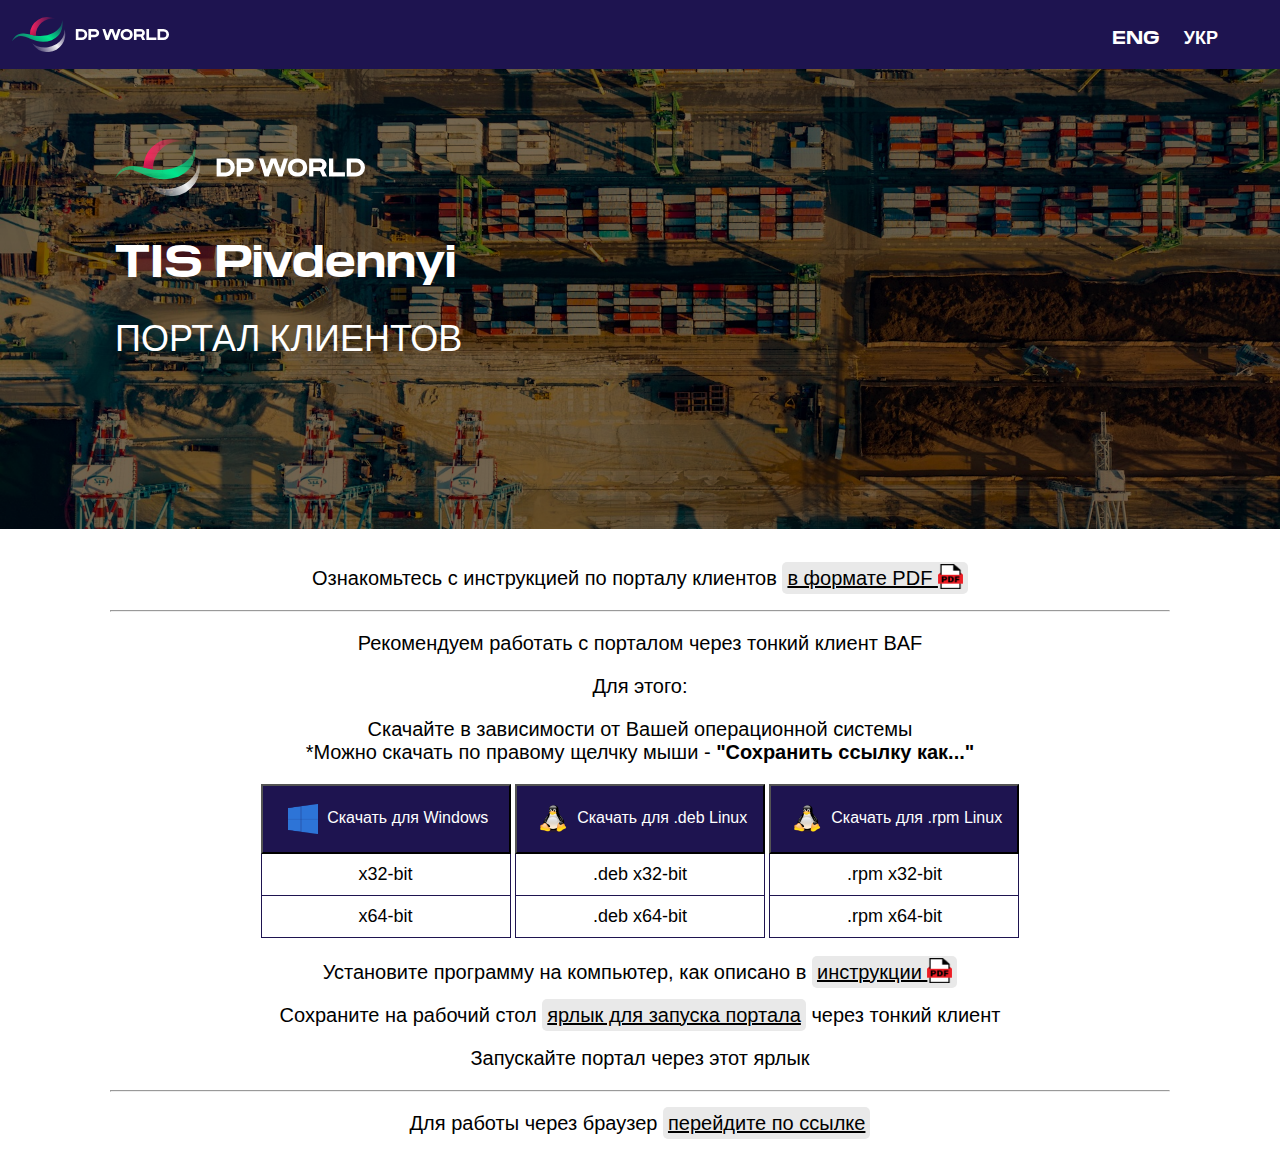
<file: ru/index_ru.html>
<html>
<head>
	<meta charset="utf-8">
	<meta http-equiv=Content-Type content="text/html";>
	<meta http-equiv="Cache-Control" content="no-cache, must-revalidate">
	<link href="https://fonts.googleapis.com/css?family=Roboto:100,300,400,500,700&amp;subset=cyrillic-ext" rel="stylesheet">
	<link href="../styles/style.css" rel="stylesheet">
	<link rel="icon" type="image/x-icon" href="../img/favicon.png">
	<title>TIS Pivdennyi Портал клиентов</title>
</head>
<body>
	<div class="header">
		<a href="https://www.dpworld.com/uk/ukraine" target="_blank" class="logo-link">
			<img class="logo" src="../img/logo.svg">
		</a>
		<div class="header-right">
			<a href="/en">ENG</a>
			<a href="/">УКР</a>
		</div>
	</div>
	<main class="main">
        <section class="intro" id="top">
            <div class="intro-wrapper">
				<img class="intro_logo" src="../img/logo.svg">
                <h1 class="intro_title">TIS Pivdennyi</h1>
                <p class="intro_subtitle">
                    ПОРТАЛ КЛИЕНТОВ 
                </p>
            </div>
        </section>
	</main>
	<div class="container">
		<div class="wrapper">
		<p>Ознакомьтесь с инструкцией по порталу клиентов <a class="link pdfLink" href="man/Instruction_portal.pdf">в формате PDF </a></p>
		<hr>
		<p>Рекомендуем работать с порталом через тонкий клиент BAF</p>
		<p>Для этого:</p>
		<p>Скачайте в зависимости от Вашей операционной системы<br>
		*Можно скачать по правому щелчку мыши - <b>"Сохранить ссылку как..."</b></p>
			<div class="btn-wrapper">
				<button class="btn">
					<img class="btn-logo" src="../img/windows-logo.png">
					<span>Скачать для Windows</span>
				</button>
				<div class="dropdown">
					<ul>
						<li><a href="platform/setuptc.zip">x32-bit</b></a></li>
						<li><a href="platform/setuptc64.zip">x64-bit</a></li>
					</ul>
				</div>
			</div>
			<div class="btn-wrapper">
				<button class="btn">
					<img class="btn-logo" src="../img/linux-logo.png">
					<span>Скачать для .deb Linux</span>
				</button>
				<div class="dropdown">
					<ul>
						<li><a href="platform/thin.client.deb32.tar">.deb x32-bit</a></li>
						<li><a href="platform/thin.client.deb64.tar">.deb x64-bit</a></li>
					</ul>
				</div>
			</div>
			<div class="btn-wrapper">
				<button class="btn">
					<img class="btn-logo" src="../img/linux-logo.png">
					<span>Скачать для .rpm Linux</span>
				</button>
				<div class="dropdown">
					<ul>
						<li><a href="platform/thin.client.rpm32.tar">.rpm x32-bit</a></li>
						<li><a href="platform/thin.client.rpm64.tar">.rpm x64-bit</a></li>
					</ul>
				</div>
			</div>
			<p>Установите программу на компьютер, как описано в <a class="link pdfLink" href="man/man-install-portal.pdf">инструкции </a></p>
			<p>Сохраните на рабочий стол <a class="link" href="platform/Portal.v8i">ярлык для запуска портала</a> через тонкий клиент</p>
			<p>Запускайте портал через этот ярлык</p>
			<hr>
			<p>Для работы через браузер <a class="link" href="portal-klientov/ru_RU/?DisableStartupMessages">перейдите по ссылке</a></p>
		</div>
	</div>
</div>
</body>
</html>
</file>
<file: font/stylesheet.css>
@font-face {
    font-family: 'Pilat Wide';
    src: url('PilatWide-Bold.eot');
    src: local('Pilat Wide Bold'), local('PilatWide-Bold'),
        url('PilatWide-Bold.eot?#iefix') format('embedded-opentype'),
        url('PilatWide-Bold.woff2') format('woff2'),
        url('PilatWide-Bold.woff') format('woff'),
        url('PilatWide-Bold.ttf') format('truetype');
    font-weight: bold;
    font-style: normal;
}

@font-face {
    font-family: 'Pilat Wide';
    src: url('PilatWide-Thin.eot');
    src: local('Pilat Wide Thin'), local('PilatWide-Thin'),
        url('PilatWide-Thin.eot?#iefix') format('embedded-opentype'),
        url('PilatWide-Thin.woff2') format('woff2'),
        url('PilatWide-Thin.woff') format('woff'),
        url('PilatWide-Thin.ttf') format('truetype');
    font-weight: 100;
    font-style: normal;
}

@font-face {
    font-family: 'Pilat Wide Demi';
    src: url('PilatWide-DemiBold.eot');
    src: local('Pilat Wide DemiBold'), local('PilatWide-DemiBold'),
        url('PilatWide-DemiBold.eot?#iefix') format('embedded-opentype'),
        url('PilatWide-DemiBold.woff2') format('woff2'),
        url('PilatWide-DemiBold.woff') format('woff'),
        url('PilatWide-DemiBold.ttf') format('truetype');
    font-weight: 600;
    font-style: normal;
}

@font-face {
    font-family: 'Pilat Wide Book';
    src: url('PilatWide-Book.eot');
    src: local('Pilat Wide Book'), local('PilatWide-Book'),
        url('PilatWide-Book.eot?#iefix') format('embedded-opentype'),
        url('PilatWide-Book.woff2') format('woff2'),
        url('PilatWide-Book.woff') format('woff'),
        url('PilatWide-Book.ttf') format('truetype');
    font-weight: normal;
    font-style: normal;
}

@font-face {
    font-family: 'Pilat Wide';
    src: url('PilatWide-Regular.eot');
    src: local('Pilat Wide Regular'), local('PilatWide-Regular'),
        url('PilatWide-Regular.eot?#iefix') format('embedded-opentype'),
        url('PilatWide-Regular.woff2') format('woff2'),
        url('PilatWide-Regular.woff') format('woff'),
        url('PilatWide-Regular.ttf') format('truetype');
    font-weight: normal;
    font-style: normal;
}

@font-face {
    font-family: 'Pilat Wide';
    src: url('PilatWide-Black.eot');
    src: local('Pilat Wide Black'), local('PilatWide-Black'),
        url('PilatWide-Black.eot?#iefix') format('embedded-opentype'),
        url('PilatWide-Black.woff2') format('woff2'),
        url('PilatWide-Black.woff') format('woff'),
        url('PilatWide-Black.ttf') format('truetype');
    font-weight: 900;
    font-style: normal;
}

@font-face {
    font-family: 'Pilat Wide';
    src: url('PilatWide-Heavy.eot');
    src: local('Pilat Wide Heavy'), local('PilatWide-Heavy'),
        url('PilatWide-Heavy.eot?#iefix') format('embedded-opentype'),
        url('PilatWide-Heavy.woff2') format('woff2'),
        url('PilatWide-Heavy.woff') format('woff'),
        url('PilatWide-Heavy.ttf') format('truetype');
    font-weight: 900;
    font-style: normal;
}

@font-face {
    font-family: 'Pilat Wide';
    src: url('PilatWide-Light.eot');
    src: local('Pilat Wide Light'), local('PilatWide-Light'),
        url('PilatWide-Light.eot?#iefix') format('embedded-opentype'),
        url('PilatWide-Light.woff2') format('woff2'),
        url('PilatWide-Light.woff') format('woff'),
        url('PilatWide-Light.ttf') format('truetype');
    font-weight: 300;
    font-style: normal;
}
</file>
<file: styles/style.css>
@import url("https://maxcdn.bootstrapcdn.com/font-awesome/4.5.0/css/font-awesome.min.css");
@import url(https://fonts.googleapis.com/css?family=Open+Sans);
@font-face {
    font-family: 'Pilat Wide';
    src: url(../font/PilatWide-Bold.ttf);
}

html, body {
    margin: 0;
    padding: 0;
    font-family: "Segoe UI", sans-serif;
}

.header {
    width: 100%;
    overflow: hidden;
    background-color: #1E1450;
    padding: 5px 0;
}

.header .logo {
    font-size: 25px;
}

.header .logo-link {
    margin-left: 260px;
}

.header-right {
    float: right;
    font-weight: bold;
    margin-top: 7px;
    margin-right: 50px;
}

.header a {
    font-family: 'Pilat Wide', sans-serif;
    float: left;
    color: #fff;
    text-align: center;
    padding: 12px;
    text-decoration: none;
    font-size: 18px; 
    line-height: 25px;
    border-radius: 4px;
}

.header a:hover {
    background-color: #150E38;
    color: #fff;
}

.wrapper{
    position: relative;
    max-width: 1060px;
    margin: 0 auto;
    padding: 0 15px;
}

.intro-wrapper {
    position: relative;
    max-width: 1060px;
    margin: 0 auto;
    padding: 0 15px;
}

.intro {
    min-height: 10vh;
    background: url(../img/background.png) no-repeat center;
    background-size: cover;
    padding-top: 10px;
    padding-bottom: 123px;
}

.disclaimer{
    text-align: center;
    font-family: 'Pilat Wide', sans-serif;
    color: #fff;
    font-size: 24px;
    margin-left: 100px;
    margin-right: 100px;
    padding: 10px;
    border: 5px solid white;
}

.intro_logo {
    margin-top: 60px;
    width: 250px;
    height: auto;
}

.intro_title{
    font-family: 'Pilat Wide', sans-serif;
    max-width: 619px;
    font-weight: 500;
    font-size: 46px;
    line-height: 60px;
    color: #fff;
    margin-bottom: 22px;
}

.intro_subtitle{
    font-family: 'Pilat Wide', sans-serif;
    max-width: 546px;
    color: #fff;
    font-size: 36px;
    line-height: 24px;
    margin-bottom: 59px;
}

.container {
    text-align: center;
    padding-top: 15px;
    padding-right: 60px;
    padding-left: 60px;
}

.btn-wrapper {
    display: inline-block;
    position: relative;
}

.android-btn-wrapper {
    margin-top: 15px;
}

.btn-logo {
    height: 30px;
    width: 30px;
}

.btn {
    background-color: #1E1450;
    color: #fff;
    cursor: default;
    width: 250px;
    height: 70px;
    font-size: 16px;
}

.android-btn {
    background-color: #1E1450;
    color: #fff;
    cursor: pointer;
    width: 250px;
    height: 55px;
    font-size: 16px;
}

.android-btn:hover {
    background-color: #150E38;
}

.btn img {  
    display: inline-block;
    vertical-align: middle;
    padding: 5px;
    border-radius: 5px;
}

.android-btn img {  
    display: inline-block;
    vertical-align: middle;
    padding: 5px;
    border-radius: 5px;
}

.dropdown {
    width: 100%;
    box-sizing: border-box;
}


ul {
    list-style-type: none;
    margin: 0;
    padding: 0;
}

ul li {
    padding: 10px;
    border: 1px solid #1E1450;
    border-top: 0;
}

ul li a {
    color: #000;
    font-size: 18px;
    text-decoration: none;
}

li:hover {
    color: #fff;
    background: #1E1450;
    text-decoration: underline;
}

li:hover a {
    color: #fff;
}

p {
    font-size: 20px;
}

.link {
    color: #000;
    padding: 5px;
    border-radius: 5px;
    background-color: #E9E9E9;
}

.link:hover {
    color: #fff;
    background-color: #1E1450;
}

.wordlink:after {
    background-image: url(../img/word.png);
    background-size: 25px 25px;
    vertical-align:text-bottom;
    display: inline-block;
    width: 25px; 
    height: 25px;
    content:"";
}

.pdflink:after {
    background-image: url(../img/pdf.png);
    background-size: 25px 25px;
    vertical-align:text-bottom;
    display: inline-block;
    width: 25px; 
    height: 25px;
    content:"";
}

@media screen and (max-width: 1560px) {
    .header .logo-link {
        margin-left: 100px;
    }
}

@media screen and (max-width: 1300px) {

    .header .logo-link {
        margin-left: 0;
    }

    .intro-wrapper {
        margin-left: 100px;
    }
}

@media screen and (max-width: 1200px) {
    .disclaimer {
        font-size: 21px;
        border: 3px solid white;
    }
}

@media screen and (max-width: 1040px) {
    .disclaimer {
        font-size: 16px;
    }
}

@media screen and (max-width: 960px) {
    .disclaimer {
        font-size: 6px;
    }
}
</file>
